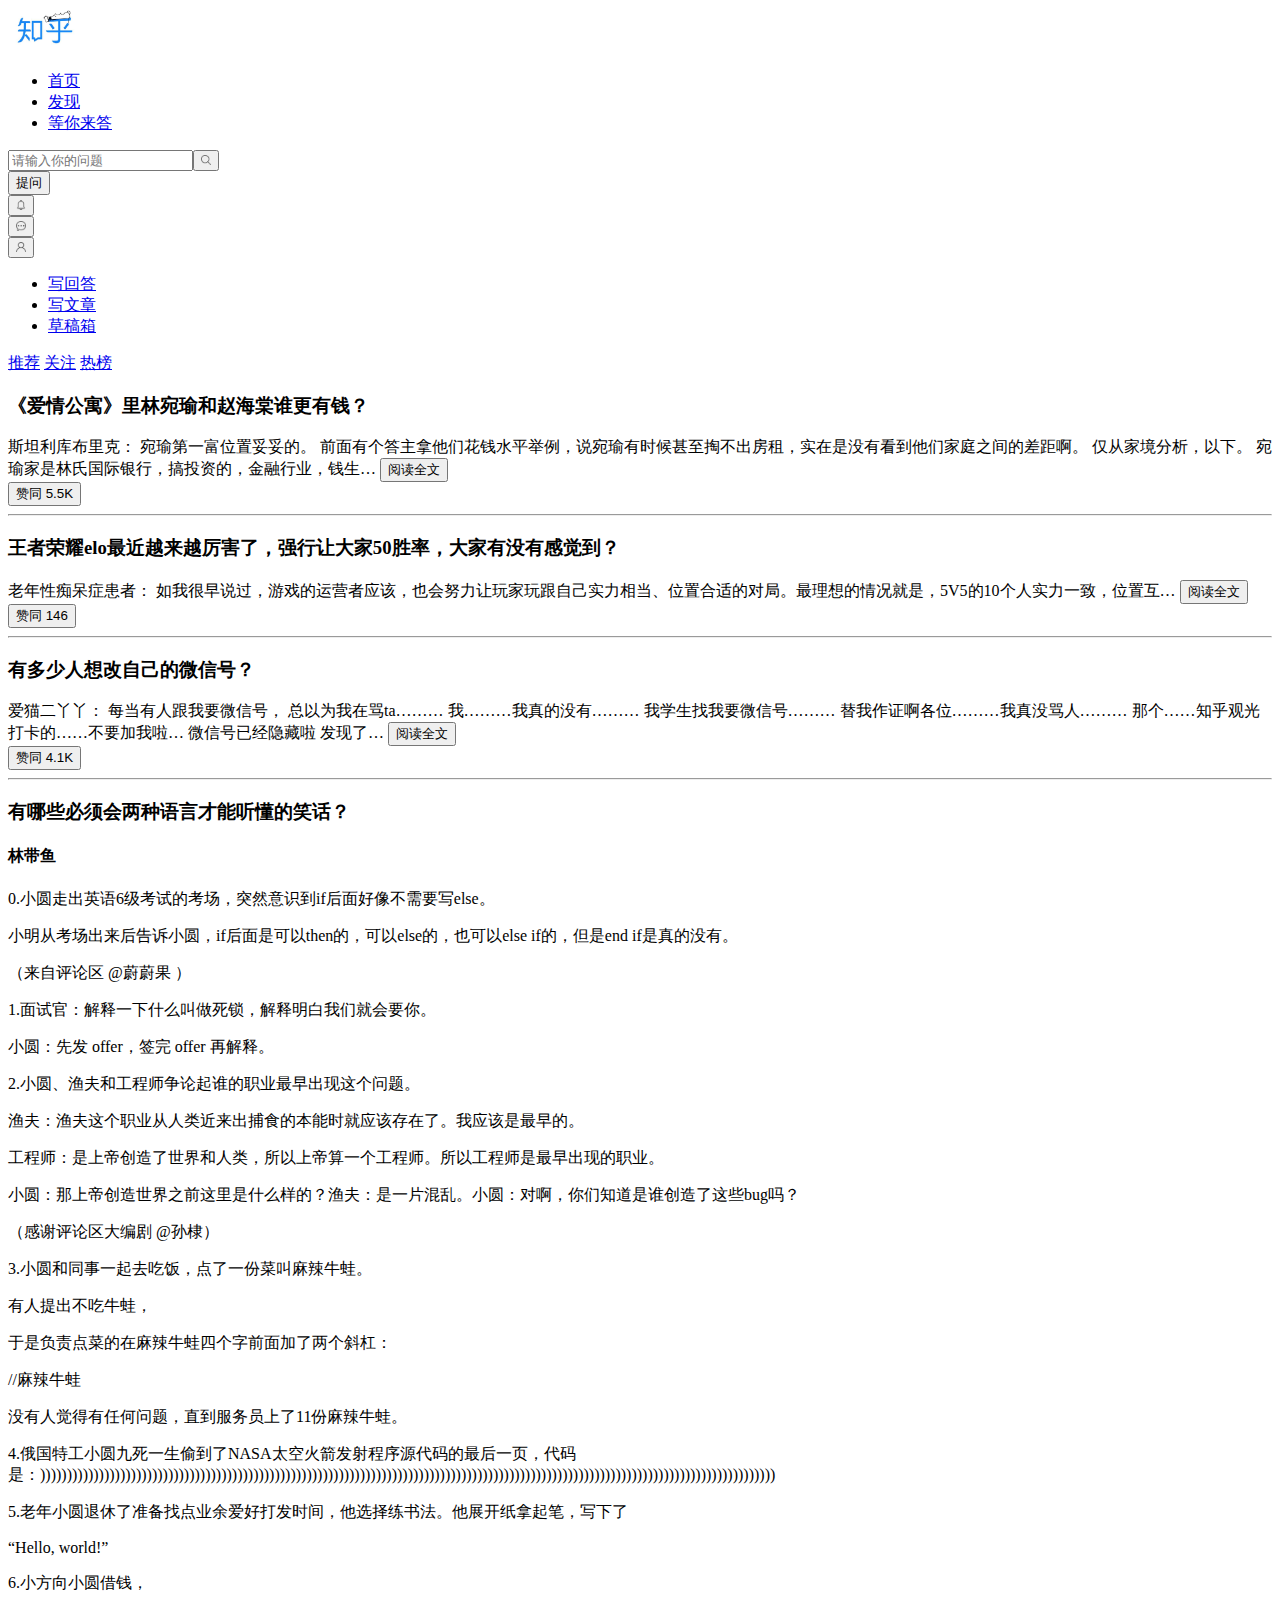
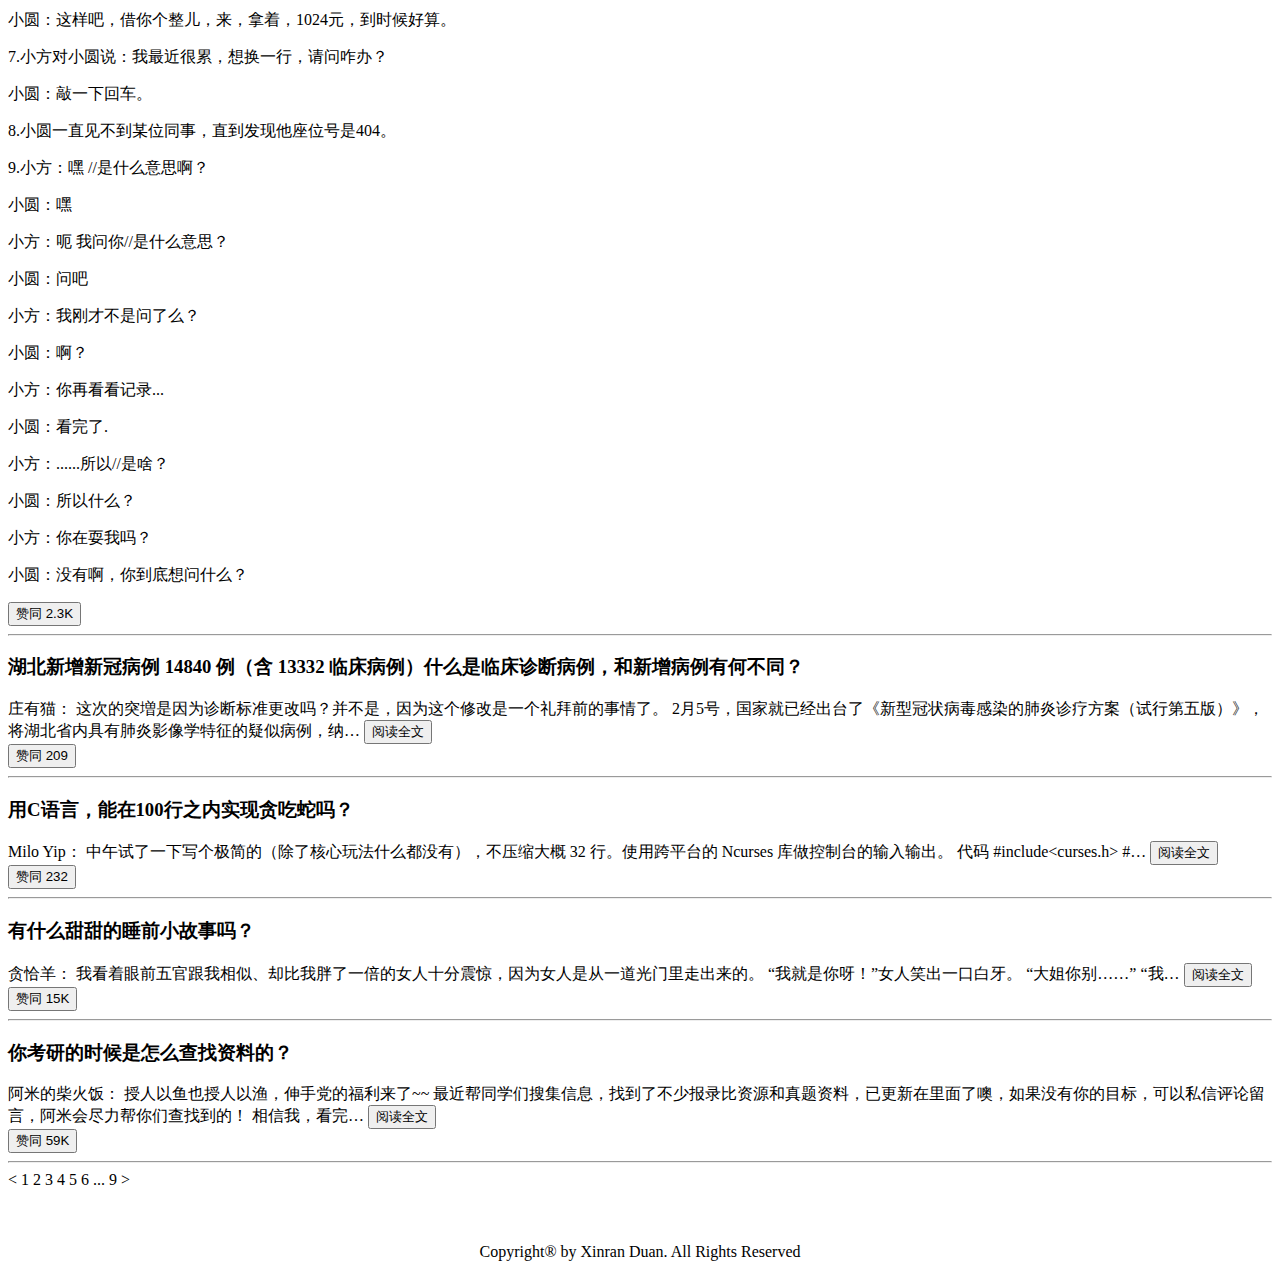
<file: lab1/index.html>
<!DOCTYPE html>
<html lang="zh">
<head>
    <meta charset="UTF-8">
    <title>知乎</title>
</head>
<body>
<div id="root">
    <div>
        <div class="banner">
            <header>
                <nav>
                    <a href="https://www.zhihu.com/">
                        <img src="./images/zhihu_logo.jpeg" alt="zhihu_logo" width="70" height="43">
                    </a>
                    <div class="HeaderTabs">
                        <ul>
                            <li><a href="https://www.zhihu.com/">首页</a></li>
                            <li><a href="https://www.zhihu.com/">发现</a></li>
                            <li><a href="https://www.zhihu.com/">等你来答</a></li>
                        </ul>
                    </div>
                    <div class="SearchBar">
                        <form>
                            <input type=“text" maxlength="100" autocomplete="off" placeholder="请输入你的问题"><button type="button">
                                <img src="./images/search.png" alt="search_button" width="10" height="10"></button>
                        </form>
                        <button type="button">提问</button>
                    </div>

                    <div class="UserInfo">
                        <div class="notifications">
                            <button type="button"><img src="./images/notification.png" alt="notification_button" width="10" height="10"></button>
                        </div>
                        <div class="messages">
                            <button type="button"><img src="./images/message.png" alt="message_button" width="10" height="10"></button>
                        </div>
                        <div class="user">
                            <button type="button"><img src="./images/user.png" alt="user_button" width="10" height="10"></button>
                        </div>
                    </div>
                </nav>
            </header>
        </div>
        
        <main>
        <section>
            <div class="TopStory">
                <div class="TopStory-aside">
                    <aside>
                        <div class="UserOperation">
                            <ul>
                                <li><a href="https://www.zhihu.com/creator/featured-question/knowledge-plan">写回答</a></li>
                                <li><a href="https://zhuanlan.zhihu.com/write">写文章</a></li>
                                <li><a href="https://www.zhihu.com/draft?type=answer">草稿箱</a></li>
                            </ul>
                        </div>
                    </aside>
                </div>
            
                <div class="TopStory-mainColumn">
                    <div class="TopStory-mainColumnCards">
                        <div class="TopStory-recommends">
                            <nav>
                                <a href="https://www.zhihu.com/">推荐</a>
                                <a href="https://www.zhihu.com/">关注</a>
                                <a href="https://www.zhihu.com/">热榜</a>
                            </nav>
                        </div>

                        <div class="TopStory-content">
                            <div class="TopStory-List">
                                <div class="TopStoryItem" >
                                    <h3 class="ContentItem-title">《爱情公寓》里林宛瑜和赵海棠谁更有钱？</h3>
                                    <div class="ContentItem-content-is-collapsed">
                                        <div class="InnerContent-inner">
                                            <span>
                                                斯坦利库布里克： 宛瑜第一富位置妥妥的。 前面有个答主拿他们花钱水平举例，说宛瑜有时候甚至掏不出房租，实在是没有看到他们家庭之间的差距啊。 仅从家境分析，以下。 宛瑜家是林氏国际银行，搞投资的，金融行业，钱生…
                                                <button type="button">阅读全文</button>
                                            </span>
                                        </div>
                                    </div>
                                    <div class="ContentItem-action">
                                        <button type="button">​赞同 5.5K</button>
                                    </div>
                                </div>
                                <hr>
                                <div class="TopStoryItem" >
                                    <h3 class="ContentItem-title">王者荣耀elo最近越来越厉害了，强行让大家50胜率，大家有没有感觉到？</h3>
                                    <div class="ContentItem-content-is-collapsed">
                                        <div class="InnerContent-inner">
                                            <span>
                                                老年性痴呆症患者： 如我很早说过，游戏的运营者应该，也会努力让玩家玩跟自己实力相当、位置合适的对局。最理想的情况就是，5V5的10个人实力一致，位置互…
                                                <button type="button">阅读全文</button>
                                            </span>
                                        </div>
                                    </div>
                                    <div class="ContentItem-action">
                                        <button type="button">​​赞同 146​</button>
                                    </div>
                                </div>
                                <hr>                               
                                <div class="TopStoryItem" >
                                    <h3 class="ContentItem-title">有多少人想改自己的微信号？</h3>
                                    <div class="ContentItem-content-is-collapsed">
                                        <div class="InnerContent-inner">
                                            <span>
                                                爱猫二丫丫： 每当有人跟我要微信号， 总以为我在骂ta……… 我………我真的没有……… 我学生找我要微信号……… 替我作证啊各位………我真没骂人……… 那个……知乎观光打卡的……不要加我啦… 微信号已经隐藏啦 发现了…
                                                <button type="button">阅读全文</button>
                                            </span>
                                        </div>
                                    </div>
                                    <div class="ContentItem-action">
                                        <button type="button">​​赞同 4.1K​</button>
                                    </div>
                                </div>
                                <hr>
                                <div class="TopStoryItem" >
                                    <h3 class="ContentItem-title">有哪些必须会两种语言才能听懂的笑话？</h3>
                                    <div class="ContentItem-meta">
                                        <div class="AuthorInfo">
                                            <div class="AuthorInfo-content">
                                                <div class="AuthorInfo-head">
                                                    <h4>林带鱼</h4>
                                                </div>
                                            </div>
                                        </div>
                                    </div>
                                    <div class="ContentItem-content">
                                        <div class="InnerContent-inner">
                                            <span>
                                                <p>0.小圆走出英语6级考试的考场，突然意识到if后面好像不需要写else。</p>
                                                <p>小明从考场出来后告诉小圆，if后面是可以then的，可以else的，也可以else if的，但是end if是真的没有。</p>
                                                <p>（来自评论区 @蔚蔚果 ）</p>
                                                <p>1.面试官：解释一下什么叫做死锁，解释明白我们就会要你。</p>
                                                <p>小圆：先发 offer，签完 offer 再解释。</p>
                                                <p>2.小圆、渔夫和工程师争论起谁的职业最早出现这个问题。</p>    
                                                <p>渔夫：渔夫这个职业从人类近来出捕食的本能时就应该存在了。我应该是最早的。</p>   
                                                <p>工程师：是上帝创造了世界和人类，所以上帝算一个工程师。所以工程师是最早出现的职业。</p>    
                                                <p>小圆：那上帝创造世界之前这里是什么样的？渔夫：是一片混乱。小圆：对啊，你们知道是谁创造了这些bug吗？</p>    
                                                <p>（感谢评论区大编剧 @孙棣）</p>
                                                <p>3.小圆和同事一起去吃饭，点了一份菜叫麻辣牛蛙。</p>
                                                <p>有人提出不吃牛蛙，</p>    
                                                <p>于是负责点菜的在麻辣牛蛙四个字前面加了两个斜杠：</p>    
                                                <p>//麻辣牛蛙</p>    
                                                <p>没有人觉得有任何问题，直到服务员上了11份麻辣牛蛙。</p>    
                                                <p>4.俄国特工小圆九死一生偷到了NASA太空火箭发射程序源代码的最后一页，代码是：))))))))))))))))))))))))))))))))))))))))))))))))))))))))))))))))))))))))))))))))))))))))))))))))))))))))))))))))))))))))))))))))))))))))))
                                                </p>
                                                <p>5.老年小圆退休了准备找点业余爱好打发时间，他选择练书法。他展开纸拿起笔，写下了</p>    
                                                <p>“Hello, world!”</p>
                                                <p>6.小方向小圆借钱，</p>
                                                <p>小圆：这样吧，借你个整儿，来，拿着，1024元，到时候好算。</p>
                                                <p>7.小方对小圆说：我最近很累，想换一行，请问咋办？</p>
                                                <p>小圆：敲一下回车。</p>
                                                <p>8.小圆一直见不到某位同事，直到发现他座位号是404。</p>
                                                <p>9.小方：嘿 //是什么意思啊？</p>
                                                <p>小圆：嘿</p>
                                                <p>小方：呃 我问你//是什么意思？</p>
                                                <p>小圆：问吧</p>
                                                <p>小方：我刚才不是问了么？</p>
                                                <p>小圆：啊？</p>
                                                <p>小方：你再看看记录...</p>
                                                <p>小圆：看完了.</p>
                                                <p>小方：......所以//是啥？</p>
                                                <p>小圆：所以什么？</p>
                                                <p>小方：你在耍我吗？</p>
                                                <p>小圆：没有啊，你到底想问什么？</p>
                                            </span>
                                        </div>
                                    </div>
                                    <div class="ContentItem-action">
                                        <button type="button">​​赞同 2.3K​</button>
                                    </div>
                                </div>
                                <hr>
                                <div class="TopStoryItem" >
                                    <h3 class="ContentItem-title">湖北新增新冠病例 14840 例（含 13332 临床病例）什么是临床诊断病例，和新增病例有何不同？</h3>
                                    <div class="ContentItem-content-is-collapsed">
                                        <div class="InnerContent-inner">
                                            <span>
                                                庄有猫： 这次的突増是因为诊断标准更改吗？并不是，因为这个修改是一个礼拜前的事情了。 2月5号，国家就已经出台了《新型冠状病毒感染的肺炎诊疗方案（试行第五版）》，将湖北省内具有肺炎影像学特征的疑似病例，纳…
                                                <button type="button">阅读全文</button>
                                            </span>
                                        </div>
                                    </div>
                                    <div class="ContentItem-action">
                                        <button type="button">​​​赞同 209​</button>
                                    </div>
                                </div>
                                <hr>
                                <div class="TopStoryItem" >
                                    <h3 class="ContentItem-title">用C语言，能在100行之内实现贪吃蛇吗？</h3>
                                    <div class="ContentItem-content-is-collapsed">
                                        <div class="InnerContent-inner">
                                            <span>
                                                Milo Yip： 中午试了一下写个极简的（除了核心玩法什么都没有），不压缩大概 32 行。使用跨平台的 Ncurses 库做控制台的输入输出。 代码 #include&ltcurses.h&gt #…
                                                <button type="button">阅读全文</button>
                                            </span>
                                        </div>
                                    </div>
                                    <div class="ContentItem-action">
                                        <button type="button">​​​​赞同 232</button>
                                    </div>
                                </div>
                                <hr>
                                <div class="TopStoryItem" >
                                    <h3 class="ContentItem-title">有什么甜甜的睡前小故事吗？</h3>
                                    <div class="ContentItem-content-is-collapsed">
                                        <div class="InnerContent-inner">
                                            <span>
                                                贪恰羊： 我看着眼前五官跟我相似、却比我胖了一倍的女人十分震惊，因为女人是从一道光门里走出来的。 “我就是你呀！”女人笑出一口白牙。 “大姐你别……” “我…
                                                <button type="button">阅读全文</button>
                                            </span>
                                        </div>
                                    </div>
                                    <div class="ContentItem-action">
                                        <button type="button">​赞同 15K</button>
                                    </div>
                                </div>
                                <hr>
                                <div class="TopStoryItem" >
                                    <h3 class="ContentItem-title">你考研的时候是怎么查找资料的？</h3>
                                    <div class="ContentItem-content-is-collapsed">
                                        <div class="InnerContent-inner">
                                            <span>
                                                阿米的柴火饭： 授人以鱼也授人以渔，伸手党的福利来了~~ 最近帮同学们搜集信息，找到了不少报录比资源和真题资料，已更新在里面了噢，如果没有你的目标，可以私信评论留言，阿米会尽力帮你们查找到的！ 相信我，看完…
                                                <button type="button">阅读全文</button>
                                            </span>
                                        </div>
                                    </div>
                                    <div class="ContentItem-action">
                                        <button type="button">​赞同 59K</button>
                                    </div>
                                </div>
                                <hr>                                 
                            </div>
                        </div>               
                    </div>
                    < <span>1</span> 2 3 4 5 6 ... 9 >
                </div>
            </div>
        </section>
        </main>

        <br>
        <br>
        <br>
        
        <footer style="text-align: center">Copyright® by Xinran Duan. All Rights Reserved</footer>
    </div>
</div>
</body>
</html>
</file>
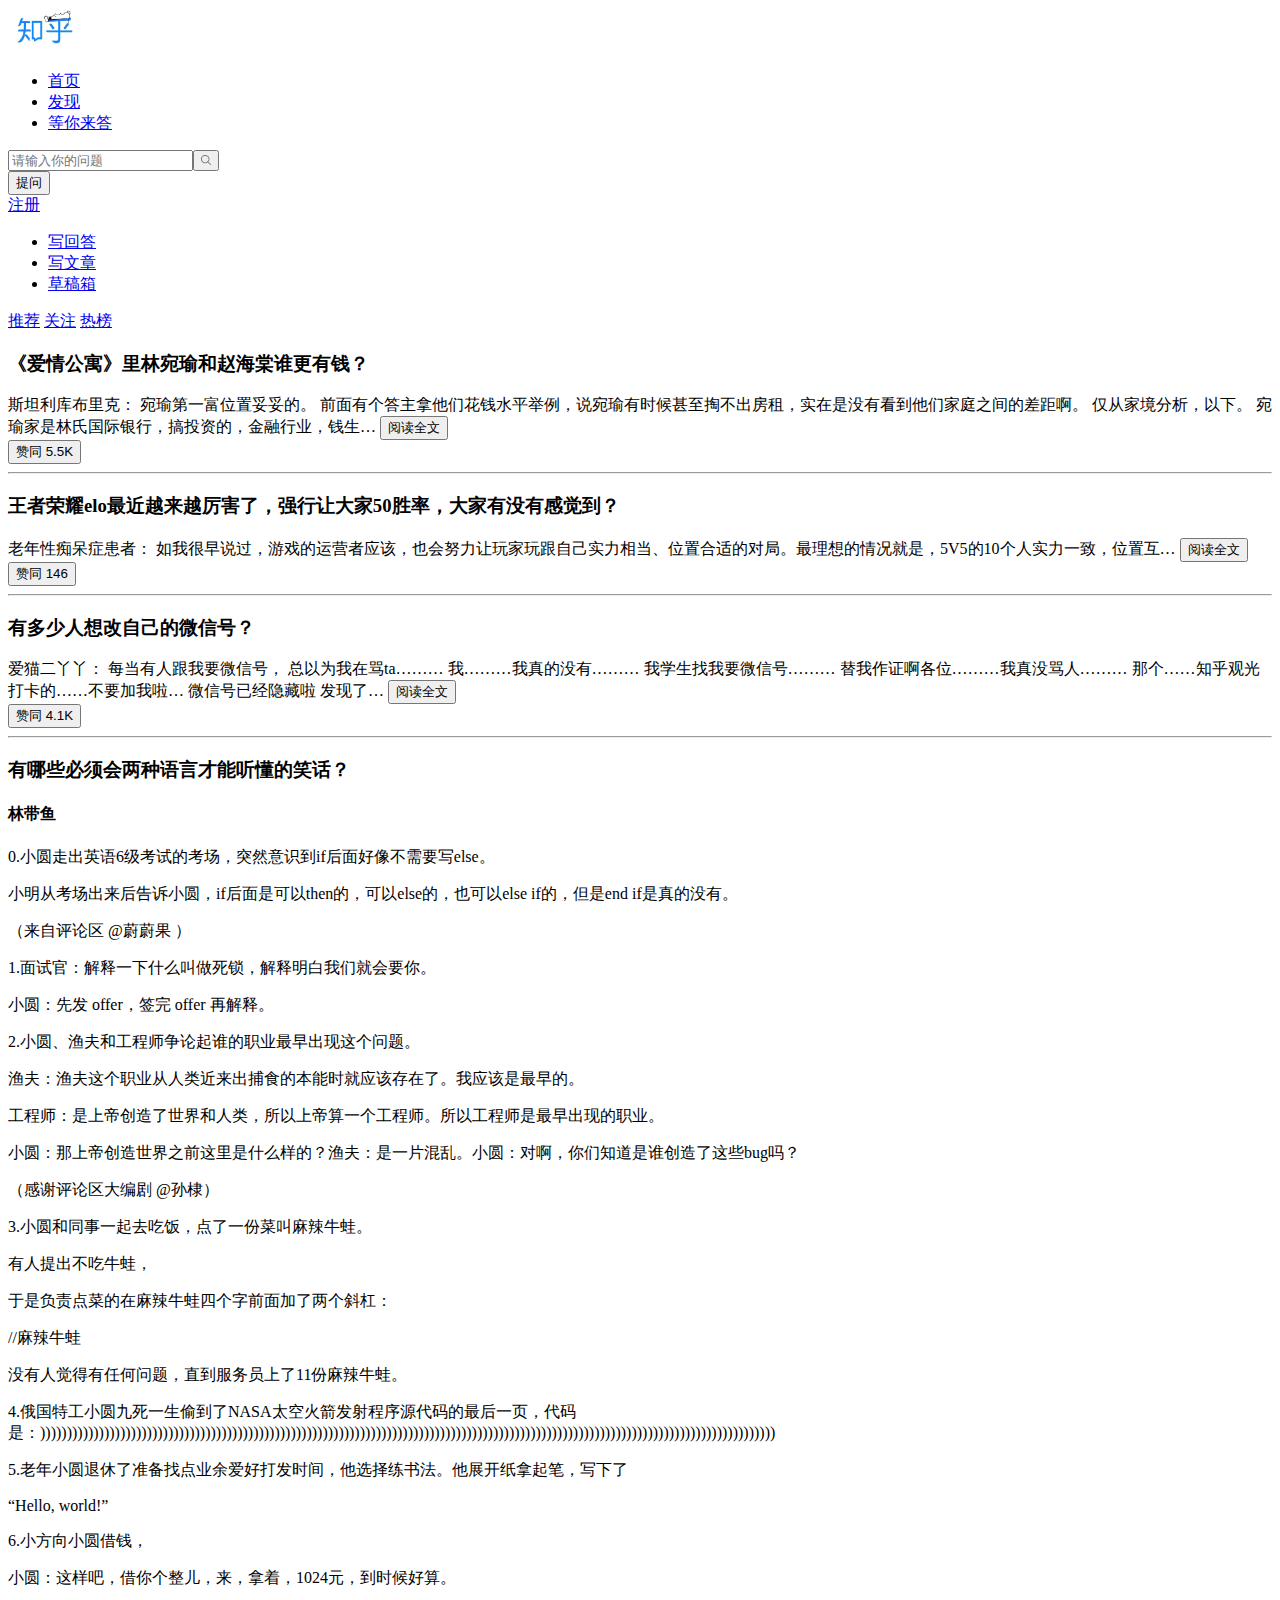
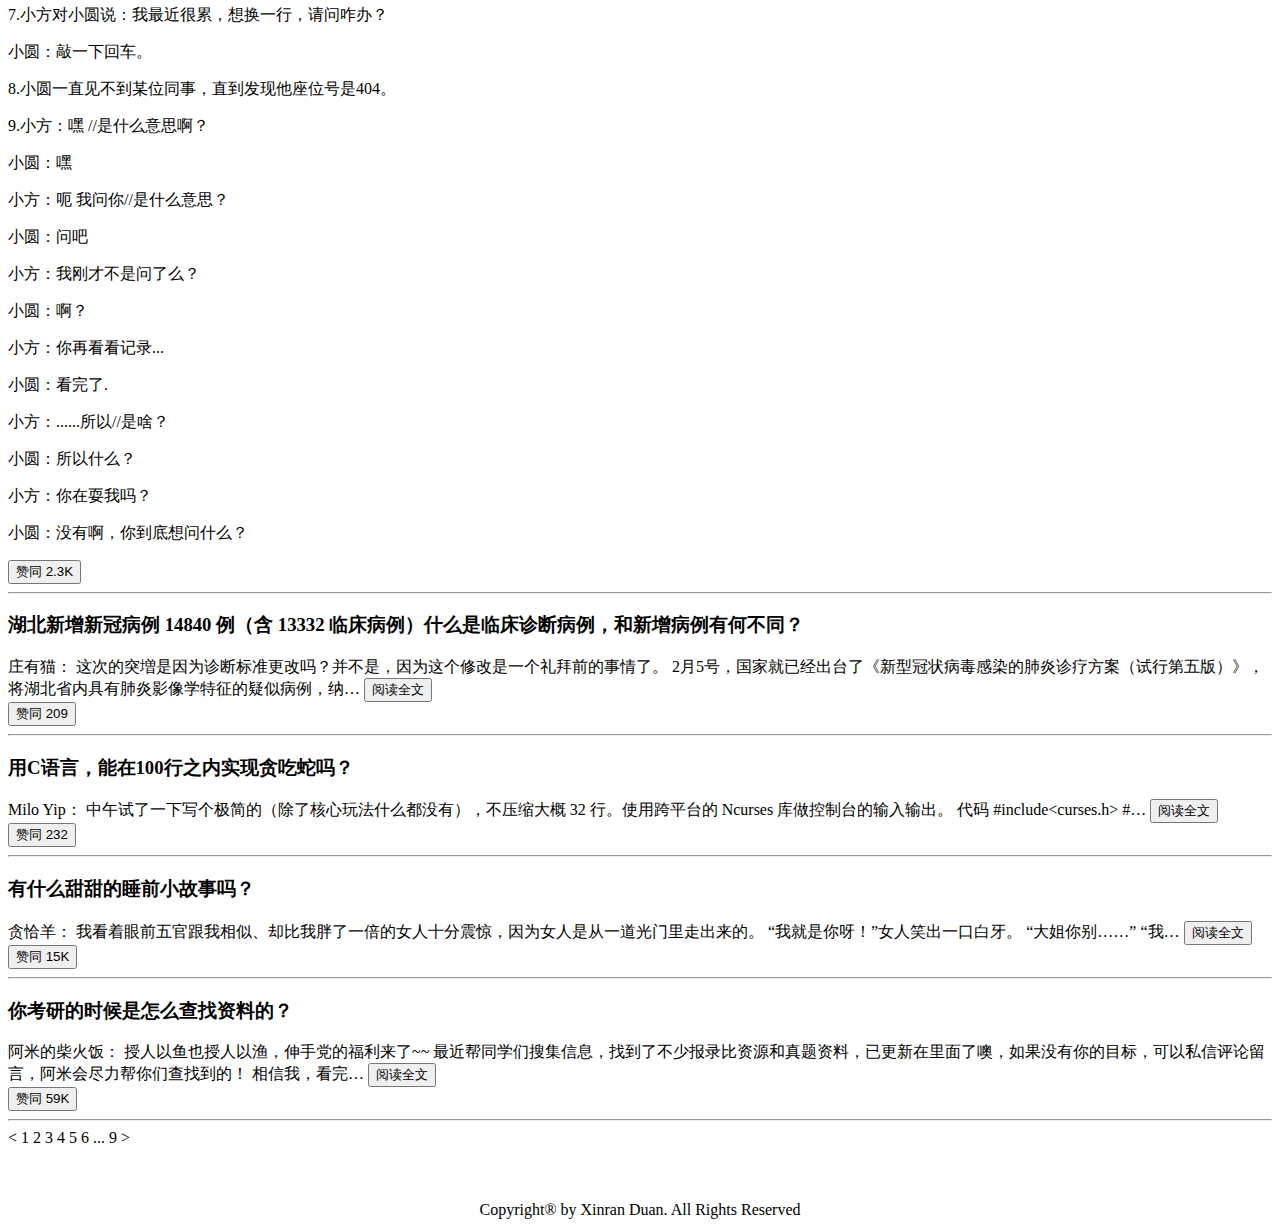
<file: lab2/index.html>
<!DOCTYPE html>
<html lang="zh">
<head>
    <meta charset="UTF-8">
    <title>知乎</title>
</head>
<body>
<div id="root">
    <div>
        <div class="banner">
            <header>
                <nav>
                    <a href="https://www.zhihu.com/">
                        <img src="./images/zhihu_logo.jpeg" alt="zhihu_logo" width="70" height="43">
                    </a>
                    <div class="HeaderTabs">
                        <ul>
                            <li><a href="https://www.zhihu.com/">首页</a></li>
                            <li><a href="https://www.zhihu.com/">发现</a></li>
                            <li><a href="https://www.zhihu.com/">等你来答</a></li>
                        </ul>
                    </div>
                    <div class="SearchBar">
                        <form>
                            <input type=“text" maxlength="100" autocomplete="off" placeholder="请输入你的问题"><button type="button">
                                <img src="./images/search.png" alt="search_button" width="10" height="10"></button>
                        </form>
                        <button type="button">提问</button>
                    </div>

                    <div class="UserInfo">
                        <div class="user">
                            <a href="register.html">注册</a>
                        </div>
                    </div>
                </nav>
            </header>
        </div>
        
        <main>
        <section>
            <div class="TopStory">
                <div class="TopStory-aside">
                    <aside>
                        <div class="UserOperation">
                            <ul>
                                <li><a href="https://www.zhihu.com/creator/featured-question/knowledge-plan">写回答</a></li>
                                <li><a href="https://zhuanlan.zhihu.com/write">写文章</a></li>
                                <li><a href="https://www.zhihu.com/draft?type=answer">草稿箱</a></li>
                            </ul>
                        </div>
                    </aside>
                </div>
            
                <div class="TopStory-mainColumn">
                    <div class="TopStory-mainColumnCards">
                        <div class="TopStory-recommends">
                            <nav>
                                <a href="https://www.zhihu.com/">推荐</a>
                                <a href="https://www.zhihu.com/">关注</a>
                                <a href="https://www.zhihu.com/">热榜</a>
                            </nav>
                        </div>

                        <div class="TopStory-content">
                            <div class="TopStory-List">
                                <div class="TopStoryItem" >
                                    <h3 class="ContentItem-title">《爱情公寓》里林宛瑜和赵海棠谁更有钱？</h3>
                                    <div class="ContentItem-content-is-collapsed">
                                        <div class="InnerContent-inner">
                                            <span>
                                                斯坦利库布里克： 宛瑜第一富位置妥妥的。 前面有个答主拿他们花钱水平举例，说宛瑜有时候甚至掏不出房租，实在是没有看到他们家庭之间的差距啊。 仅从家境分析，以下。 宛瑜家是林氏国际银行，搞投资的，金融行业，钱生…
                                                <button type="button">阅读全文</button>
                                            </span>
                                        </div>
                                    </div>
                                    <div class="ContentItem-action">
                                        <button type="button">​赞同 5.5K</button>
                                    </div>
                                </div>
                                <hr>
                                <div class="TopStoryItem" >
                                    <h3 class="ContentItem-title">王者荣耀elo最近越来越厉害了，强行让大家50胜率，大家有没有感觉到？</h3>
                                    <div class="ContentItem-content-is-collapsed">
                                        <div class="InnerContent-inner">
                                            <span>
                                                老年性痴呆症患者： 如我很早说过，游戏的运营者应该，也会努力让玩家玩跟自己实力相当、位置合适的对局。最理想的情况就是，5V5的10个人实力一致，位置互…
                                                <button type="button">阅读全文</button>
                                            </span>
                                        </div>
                                    </div>
                                    <div class="ContentItem-action">
                                        <button type="button">​​赞同 146​</button>
                                    </div>
                                </div>
                                <hr>                               
                                <div class="TopStoryItem" >
                                    <h3 class="ContentItem-title">有多少人想改自己的微信号？</h3>
                                    <div class="ContentItem-content-is-collapsed">
                                        <div class="InnerContent-inner">
                                            <span>
                                                爱猫二丫丫： 每当有人跟我要微信号， 总以为我在骂ta……… 我………我真的没有……… 我学生找我要微信号……… 替我作证啊各位………我真没骂人……… 那个……知乎观光打卡的……不要加我啦… 微信号已经隐藏啦 发现了…
                                                <button type="button">阅读全文</button>
                                            </span>
                                        </div>
                                    </div>
                                    <div class="ContentItem-action">
                                        <button type="button">​​赞同 4.1K​</button>
                                    </div>
                                </div>
                                <hr>
                                <div class="TopStoryItem" >
                                    <h3 class="ContentItem-title">有哪些必须会两种语言才能听懂的笑话？</h3>
                                    <div class="ContentItem-meta">
                                        <div class="AuthorInfo">
                                            <div class="AuthorInfo-content">
                                                <div class="AuthorInfo-head">
                                                    <h4>林带鱼</h4>
                                                </div>
                                            </div>
                                        </div>
                                    </div>
                                    <div class="ContentItem-content">
                                        <div class="InnerContent-inner">
                                            <span>
                                                <p>0.小圆走出英语6级考试的考场，突然意识到if后面好像不需要写else。</p>
                                                <p>小明从考场出来后告诉小圆，if后面是可以then的，可以else的，也可以else if的，但是end if是真的没有。</p>
                                                <p>（来自评论区 @蔚蔚果 ）</p>
                                                <p>1.面试官：解释一下什么叫做死锁，解释明白我们就会要你。</p>
                                                <p>小圆：先发 offer，签完 offer 再解释。</p>
                                                <p>2.小圆、渔夫和工程师争论起谁的职业最早出现这个问题。</p>    
                                                <p>渔夫：渔夫这个职业从人类近来出捕食的本能时就应该存在了。我应该是最早的。</p>   
                                                <p>工程师：是上帝创造了世界和人类，所以上帝算一个工程师。所以工程师是最早出现的职业。</p>    
                                                <p>小圆：那上帝创造世界之前这里是什么样的？渔夫：是一片混乱。小圆：对啊，你们知道是谁创造了这些bug吗？</p>    
                                                <p>（感谢评论区大编剧 @孙棣）</p>
                                                <p>3.小圆和同事一起去吃饭，点了一份菜叫麻辣牛蛙。</p>
                                                <p>有人提出不吃牛蛙，</p>    
                                                <p>于是负责点菜的在麻辣牛蛙四个字前面加了两个斜杠：</p>    
                                                <p>//麻辣牛蛙</p>    
                                                <p>没有人觉得有任何问题，直到服务员上了11份麻辣牛蛙。</p>    
                                                <p>4.俄国特工小圆九死一生偷到了NASA太空火箭发射程序源代码的最后一页，代码是：))))))))))))))))))))))))))))))))))))))))))))))))))))))))))))))))))))))))))))))))))))))))))))))))))))))))))))))))))))))))))))))))))))))))))
                                                </p>
                                                <p>5.老年小圆退休了准备找点业余爱好打发时间，他选择练书法。他展开纸拿起笔，写下了</p>    
                                                <p>“Hello, world!”</p>
                                                <p>6.小方向小圆借钱，</p>
                                                <p>小圆：这样吧，借你个整儿，来，拿着，1024元，到时候好算。</p>
                                                <p>7.小方对小圆说：我最近很累，想换一行，请问咋办？</p>
                                                <p>小圆：敲一下回车。</p>
                                                <p>8.小圆一直见不到某位同事，直到发现他座位号是404。</p>
                                                <p>9.小方：嘿 //是什么意思啊？</p>
                                                <p>小圆：嘿</p>
                                                <p>小方：呃 我问你//是什么意思？</p>
                                                <p>小圆：问吧</p>
                                                <p>小方：我刚才不是问了么？</p>
                                                <p>小圆：啊？</p>
                                                <p>小方：你再看看记录...</p>
                                                <p>小圆：看完了.</p>
                                                <p>小方：......所以//是啥？</p>
                                                <p>小圆：所以什么？</p>
                                                <p>小方：你在耍我吗？</p>
                                                <p>小圆：没有啊，你到底想问什么？</p>
                                            </span>
                                        </div>
                                    </div>
                                    <div class="ContentItem-action">
                                        <button type="button">​​赞同 2.3K​</button>
                                    </div>
                                </div>
                                <hr>
                                <div class="TopStoryItem" >
                                    <h3 class="ContentItem-title">湖北新增新冠病例 14840 例（含 13332 临床病例）什么是临床诊断病例，和新增病例有何不同？</h3>
                                    <div class="ContentItem-content-is-collapsed">
                                        <div class="InnerContent-inner">
                                            <span>
                                                庄有猫： 这次的突増是因为诊断标准更改吗？并不是，因为这个修改是一个礼拜前的事情了。 2月5号，国家就已经出台了《新型冠状病毒感染的肺炎诊疗方案（试行第五版）》，将湖北省内具有肺炎影像学特征的疑似病例，纳…
                                                <button type="button">阅读全文</button>
                                            </span>
                                        </div>
                                    </div>
                                    <div class="ContentItem-action">
                                        <button type="button">​​​赞同 209​</button>
                                    </div>
                                </div>
                                <hr>
                                <div class="TopStoryItem" >
                                    <h3 class="ContentItem-title">用C语言，能在100行之内实现贪吃蛇吗？</h3>
                                    <div class="ContentItem-content-is-collapsed">
                                        <div class="InnerContent-inner">
                                            <span>
                                                Milo Yip： 中午试了一下写个极简的（除了核心玩法什么都没有），不压缩大概 32 行。使用跨平台的 Ncurses 库做控制台的输入输出。 代码 #include&ltcurses.h&gt #…
                                                <button type="button">阅读全文</button>
                                            </span>
                                        </div>
                                    </div>
                                    <div class="ContentItem-action">
                                        <button type="button">​​​​赞同 232</button>
                                    </div>
                                </div>
                                <hr>
                                <div class="TopStoryItem" >
                                    <h3 class="ContentItem-title">有什么甜甜的睡前小故事吗？</h3>
                                    <div class="ContentItem-content-is-collapsed">
                                        <div class="InnerContent-inner">
                                            <span>
                                                贪恰羊： 我看着眼前五官跟我相似、却比我胖了一倍的女人十分震惊，因为女人是从一道光门里走出来的。 “我就是你呀！”女人笑出一口白牙。 “大姐你别……” “我…
                                                <button type="button">阅读全文</button>
                                            </span>
                                        </div>
                                    </div>
                                    <div class="ContentItem-action">
                                        <button type="button">​赞同 15K</button>
                                    </div>
                                </div>
                                <hr>
                                <div class="TopStoryItem" >
                                    <h3 class="ContentItem-title">你考研的时候是怎么查找资料的？</h3>
                                    <div class="ContentItem-content-is-collapsed">
                                        <div class="InnerContent-inner">
                                            <span>
                                                阿米的柴火饭： 授人以鱼也授人以渔，伸手党的福利来了~~ 最近帮同学们搜集信息，找到了不少报录比资源和真题资料，已更新在里面了噢，如果没有你的目标，可以私信评论留言，阿米会尽力帮你们查找到的！ 相信我，看完…
                                                <button type="button">阅读全文</button>
                                            </span>
                                        </div>
                                    </div>
                                    <div class="ContentItem-action">
                                        <button type="button">​赞同 59K</button>
                                    </div>
                                </div>
                                <hr>                                 
                            </div>
                        </div>               
                    </div>
                    < <span>1</span> 2 3 4 5 6 ... 9 >
                </div>
            </div>
        </section>
        </main>

        <br>
        <br>
        <br>
        
        <footer style="text-align: center">Copyright® by Xinran Duan. All Rights Reserved</footer>
    </div>
</div>
</body>
</html>
</file>
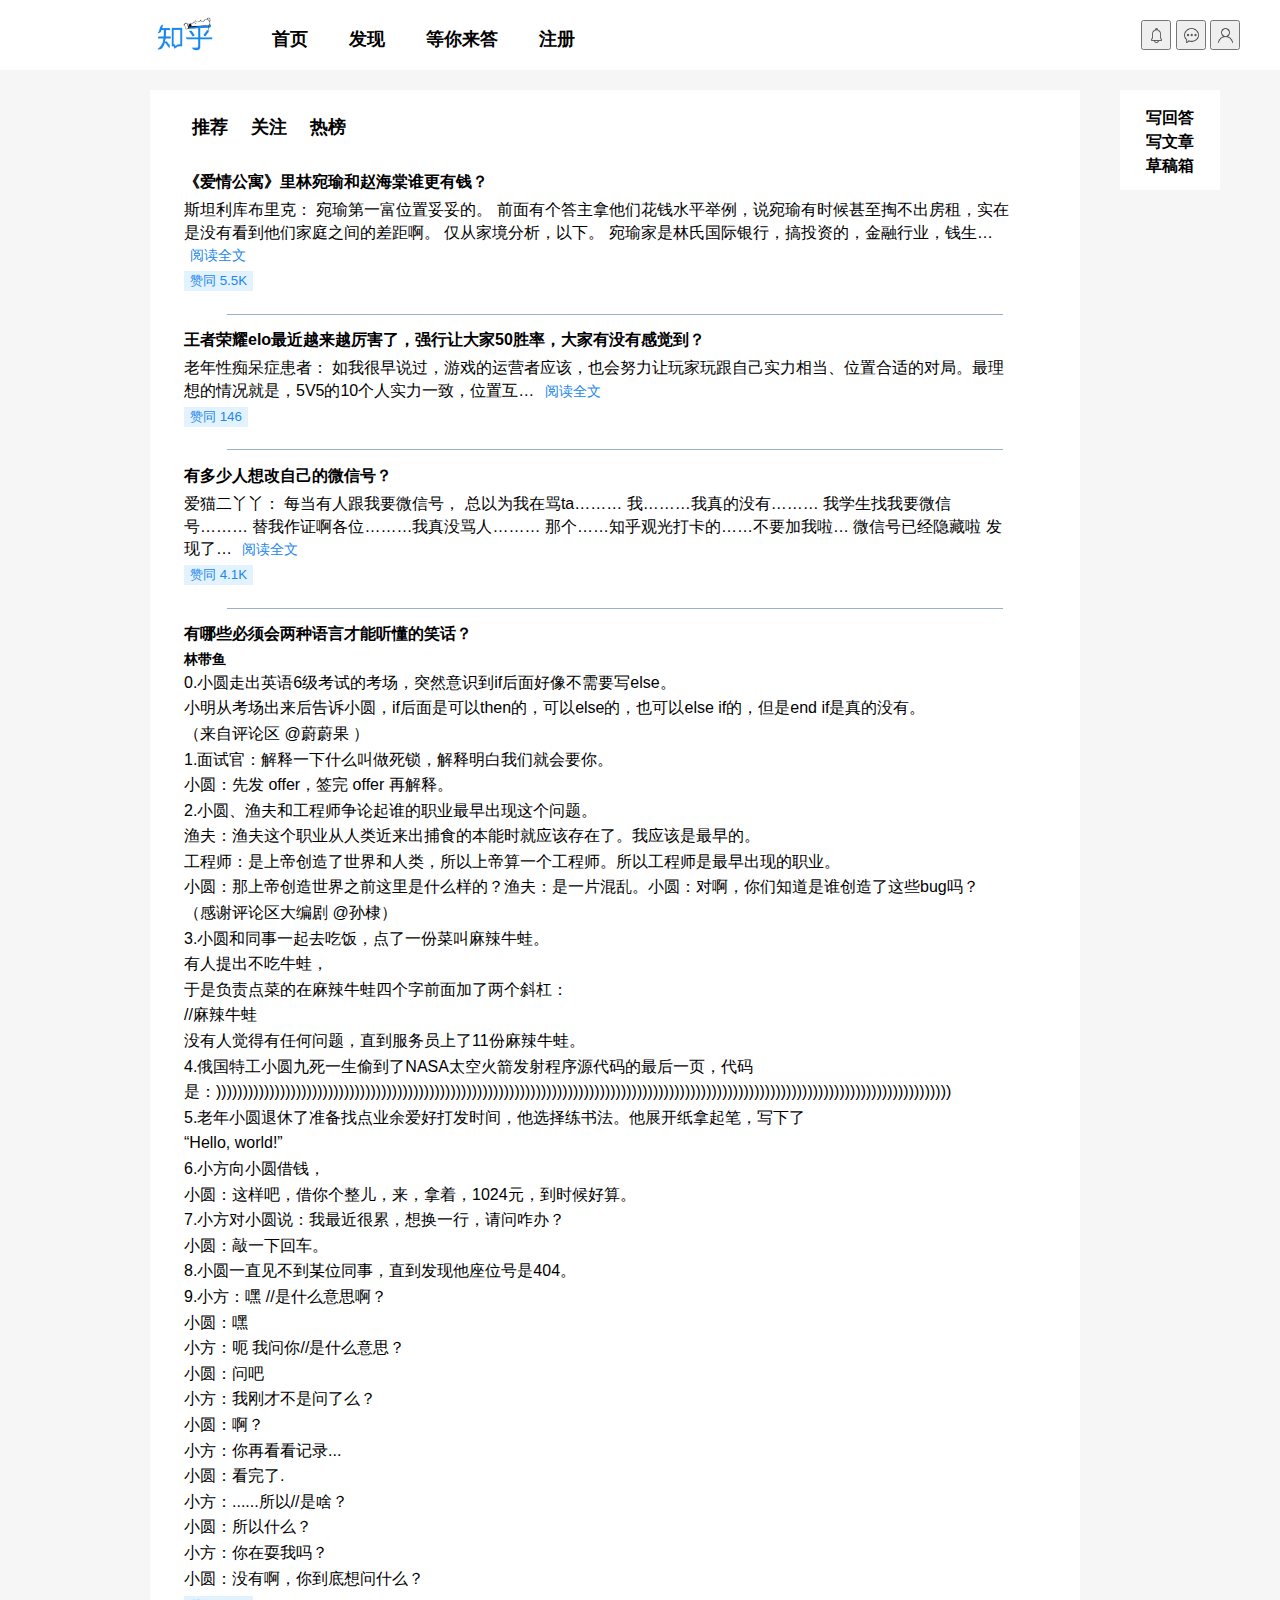
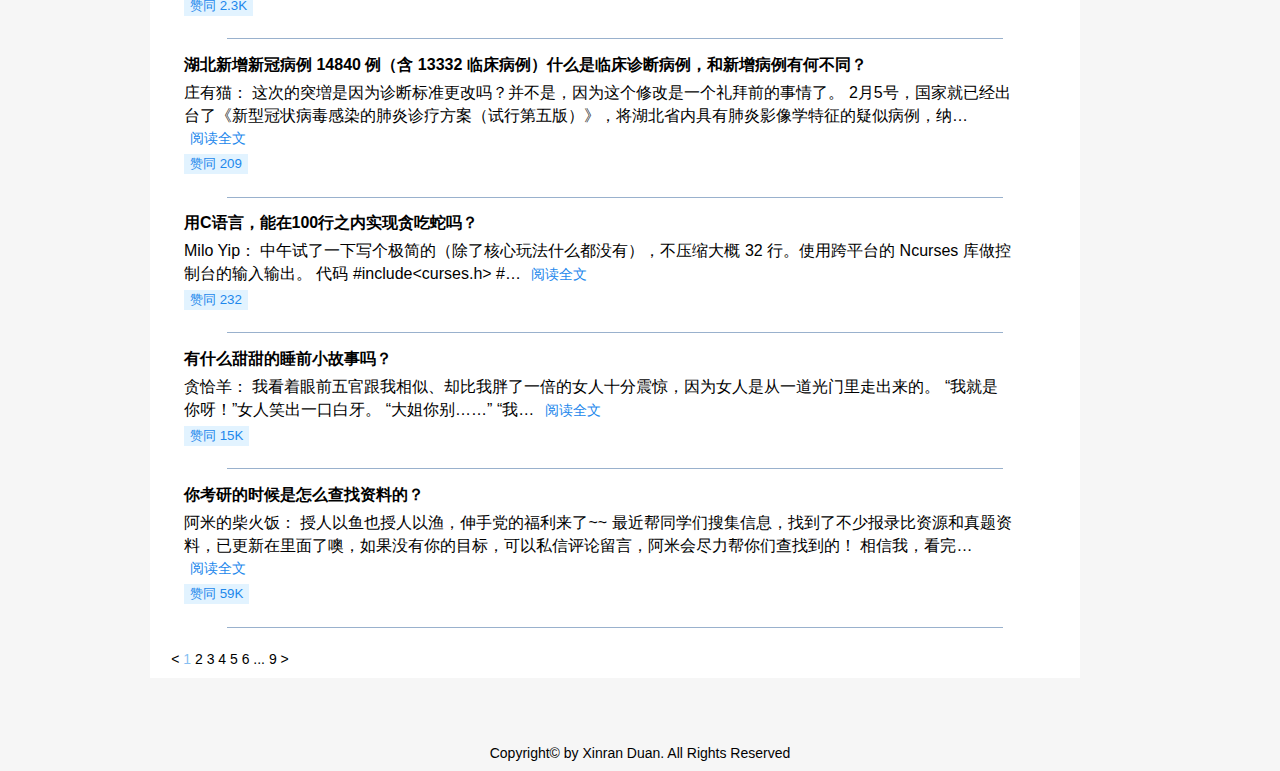
<file: lab3/index.html>
<!DOCTYPE html>
<html lang="zh">
<head>
    <meta charset="UTF-8">
    <title>知乎</title>
    <link href="./css/reset.css" rel="stylesheet" type="text/css">
    <link href="./css/index.css" rel="stylesheet" type="text/css">
</head>
<body>
    <header>
        <nav>
            <div class="logo">
                <a href="https://www.zhihu.com/">
                    <img src="./images/zhihu_logo.jpeg" alt="zhihu_logo" width="70" height="43">
                </a>
            </div>
            <div class="HeaderTabs">
                <ul>
                    <li><a href="https://www.zhihu.com/">首页</a></li>
                    <li><a href="https://www.zhihu.com/">发现</a></li>
                    <li><a href="https://www.zhihu.com/">等你来答</a></li>
                    <li><a href="register.html">注册</a></li>
                </ul>
            </div>
        </nav>

        <div class="UserInfo">
            <button type="button"><img src="./images/notification.png" alt="notification_button"></button>
            <button type="button"><img src="./images/message.png" alt="message_button"></button>
            <button type="button"><img src="./images/user.png" alt="user_button"></button>
        </div>
    </header>
        
    <section>
        <aside>
            <div class="UserOperation">
                <ul>
                    <li><a href="https://www.zhihu.com/creator/featured-question/knowledge-plan">写回答</a></li>
                    <li><a href="https://zhuanlan.zhihu.com/write">写文章</a></li>
                    <li><a href="https://www.zhihu.com/draft?type=answer">草稿箱</a></li>
                </ul>
            </div>
        </aside>
            
        <div class="mainColumn">
            <div class="recommends">
                <ul>
                    <li><a href="https://www.zhihu.com/">推荐</a> </li>
                    <li><a href="https://www.zhihu.com/">关注</a></li>
                    <li><a href="https://www.zhihu.com/">热榜</a></li>
                </ul>
            </div>

                <div class="contents">
                    <div class="contentList">
                        <div class="contentItem" >
                            <h3 class="ContentItem-title">《爱情公寓》里林宛瑜和赵海棠谁更有钱？</h3>
                            <div class="ContentItem-content-is-collapsed">
                                <div class="InnerContent-inner">
                                    <span>
                                        斯坦利库布里克： 宛瑜第一富位置妥妥的。 前面有个答主拿他们花钱水平举例，说宛瑜有时候甚至掏不出房租，实在是没有看到他们家庭之间的差距啊。 仅从家境分析，以下。 宛瑜家是林氏国际银行，搞投资的，金融行业，钱生…
                                        <button type="button" class="fullLength">阅读全文</button>
                                    </span>
                                </div>
                            </div>
                            <div class="ContentItem-action">
                                <button type="button" class="agree">​赞同 5.5K</button>
                            </div>
                        </div>
                        <hr>
                        <div class="contentItem" >
                            <h3 class="ContentItem-title">王者荣耀elo最近越来越厉害了，强行让大家50胜率，大家有没有感觉到？</h3>
                            <div class="ContentItem-content-is-collapsed">
                                <div class="InnerContent-inner">
                                    <span>
                                        老年性痴呆症患者： 如我很早说过，游戏的运营者应该，也会努力让玩家玩跟自己实力相当、位置合适的对局。最理想的情况就是，5V5的10个人实力一致，位置互…
                                        <button type="button" class="fullLength">阅读全文</button>
                                    </span>
                                </div>
                            </div>
                            <div class="ContentItem-action">
                                <button type="button" class="agree">​​赞同 146​</button>
                            </div>
                        </div>
                        <hr>                               
                        <div class="contentItem" >
                            <h3 class="ContentItem-title">有多少人想改自己的微信号？</h3>
                            <div class="ContentItem-content-is-collapsed">
                                <div class="InnerContent-inner">
                                    <span>
                                        爱猫二丫丫： 每当有人跟我要微信号， 总以为我在骂ta……… 我………我真的没有……… 我学生找我要微信号……… 替我作证啊各位………我真没骂人……… 那个……知乎观光打卡的……不要加我啦… 微信号已经隐藏啦 发现了…
                                        <button type="button" class="fullLength">阅读全文</button>
                                    </span>
                                </div>
                            </div>
                            <div class="ContentItem-action">
                                <button type="button" class="agree">​​赞同 4.1K​</button>
                            </div>
                        </div>
                        <hr>
                        <div class="contentItem" >
                            <h3 class="ContentItem-title">有哪些必须会两种语言才能听懂的笑话？</h3>
                            <div class="ContentItem-meta">
                                <div class="AuthorInfo">
                                    <div class="AuthorInfo-content">
                                        <div class="AuthorInfo-head">
                                            <h4>林带鱼</h4>
                                        </div>
                                    </div>
                                </div>
                            </div>
                            <div class="ContentItem-content">
                                <div class="InnerContent-inner">
                                    <span>
                                        <p>0.小圆走出英语6级考试的考场，突然意识到if后面好像不需要写else。</p>
                                        <p>小明从考场出来后告诉小圆，if后面是可以then的，可以else的，也可以else if的，但是end if是真的没有。</p>
                                        <p>（来自评论区 @蔚蔚果 ）</p>
                                        <p>1.面试官：解释一下什么叫做死锁，解释明白我们就会要你。</p>
                                        <p>小圆：先发 offer，签完 offer 再解释。</p>
                                        <p>2.小圆、渔夫和工程师争论起谁的职业最早出现这个问题。</p>    
                                        <p>渔夫：渔夫这个职业从人类近来出捕食的本能时就应该存在了。我应该是最早的。</p>   
                                        <p>工程师：是上帝创造了世界和人类，所以上帝算一个工程师。所以工程师是最早出现的职业。</p>    
                                        <p>小圆：那上帝创造世界之前这里是什么样的？渔夫：是一片混乱。小圆：对啊，你们知道是谁创造了这些bug吗？</p>    
                                        <p>（感谢评论区大编剧 @孙棣）</p>
                                        <p>3.小圆和同事一起去吃饭，点了一份菜叫麻辣牛蛙。</p>
                                        <p>有人提出不吃牛蛙，</p>    
                                        <p>于是负责点菜的在麻辣牛蛙四个字前面加了两个斜杠：</p>    
                                        <p>//麻辣牛蛙</p>    
                                        <p>没有人觉得有任何问题，直到服务员上了11份麻辣牛蛙。</p>    
                                        <p>4.俄国特工小圆九死一生偷到了NASA太空火箭发射程序源代码的最后一页，代码是：))))))))))))))))))))))))))))))))))))))))))))))))))))))))))))))))))))))))))))))))))))))))))))))))))))))))))))))))))))))))))))))))))))))))))
                                        </p>
                                        <p>5.老年小圆退休了准备找点业余爱好打发时间，他选择练书法。他展开纸拿起笔，写下了</p>    
                                        <p>“Hello, world!”</p>
                                        <p>6.小方向小圆借钱，</p>
                                        <p>小圆：这样吧，借你个整儿，来，拿着，1024元，到时候好算。</p>
                                        <p>7.小方对小圆说：我最近很累，想换一行，请问咋办？</p>
                                        <p>小圆：敲一下回车。</p>
                                        <p>8.小圆一直见不到某位同事，直到发现他座位号是404。</p>
                                        <p>9.小方：嘿 //是什么意思啊？</p>
                                        <p>小圆：嘿</p>
                                        <p>小方：呃 我问你//是什么意思？</p>
                                        <p>小圆：问吧</p>
                                        <p>小方：我刚才不是问了么？</p>
                                        <p>小圆：啊？</p>
                                        <p>小方：你再看看记录...</p>
                                        <p>小圆：看完了.</p>
                                        <p>小方：......所以//是啥？</p>
                                        <p>小圆：所以什么？</p>
                                        <p>小方：你在耍我吗？</p>
                                        <p>小圆：没有啊，你到底想问什么？</p>
                                    </span>
                                </div>
                            </div>
                            <div class="ContentItem-action">
                                <button type="button" class="agree">​​赞同 2.3K​</button>
                            </div>
                        </div>
                        <hr>
                        <div class="contentItem" >
                            <h3 class="ContentItem-title">湖北新增新冠病例 14840 例（含 13332 临床病例）什么是临床诊断病例，和新增病例有何不同？</h3>
                            <div class="ContentItem-content-is-collapsed">
                                <div class="InnerContent-inner">
                                    <span>
                                        庄有猫： 这次的突増是因为诊断标准更改吗？并不是，因为这个修改是一个礼拜前的事情了。 2月5号，国家就已经出台了《新型冠状病毒感染的肺炎诊疗方案（试行第五版）》，将湖北省内具有肺炎影像学特征的疑似病例，纳…
                                        <button type="button" class="fullLength">阅读全文</button>
                                    </span>
                                </div>
                            </div>
                            <div class="ContentItem-action">
                                <button type="button" class="agree">​​​赞同 209​</button>
                            </div>
                        </div>
                        <hr>
                        <div class="contentItem" >
                            <h3 class="ContentItem-title">用C语言，能在100行之内实现贪吃蛇吗？</h3>
                            <div class="ContentItem-content-is-collapsed">
                                <div class="InnerContent-inner">
                                    <span>
                                        Milo Yip： 中午试了一下写个极简的（除了核心玩法什么都没有），不压缩大概 32 行。使用跨平台的 Ncurses 库做控制台的输入输出。 代码 #include&ltcurses.h&gt #…
                                        <button type="button" class="fullLength">阅读全文</button>
                                    </span>
                                </div>
                            </div>
                            <div class="ContentItem-action">
                                <button type="button" class="agree">​​​​赞同 232</button>
                            </div>
                        </div>
                        <hr>
                        <div class="contentItem" >
                            <h3 class="ContentItem-title">有什么甜甜的睡前小故事吗？</h3>
                            <div class="ContentItem-content-is-collapsed">
                                <div class="InnerContent-inner">
                                    <span>
                                        贪恰羊： 我看着眼前五官跟我相似、却比我胖了一倍的女人十分震惊，因为女人是从一道光门里走出来的。 “我就是你呀！”女人笑出一口白牙。 “大姐你别……” “我…
                                        <button type="button" class="fullLength">阅读全文</button>
                                    </span>
                                </div>
                            </div>
                            <div class="ContentItem-action">
                                <button type="button" class="agree">​赞同 15K</button>
                            </div>
                        </div>
                        <hr>
                        <div class="contentItem" >
                            <h3 class="ContentItem-title">你考研的时候是怎么查找资料的？</h3>
                            <div class="ContentItem-content-is-collapsed">
                                <div class="InnerContent-inner">
                                    <span>
                                        阿米的柴火饭： 授人以鱼也授人以渔，伸手党的福利来了~~ 最近帮同学们搜集信息，找到了不少报录比资源和真题资料，已更新在里面了噢，如果没有你的目标，可以私信评论留言，阿米会尽力帮你们查找到的！ 相信我，看完…
                                        <button type="button" class="fullLength">阅读全文</button>
                                    </span>
                                </div>
                            </div>
                            <div class="ContentItem-action">
                                <button type="button" class="agree">​赞同 59K</button>
                            </div>
                        </div>
                        <hr>                                 
                    </div>
                </div>     
            <div class="pages">
               < <span class="active">1</span> 2 3 4 5 6 ... 9 > 
            </div>          
        </div>
    </section>

    <br>
    <br>
    <br>
        
    <footer>Copyright© by Xinran Duan. All Rights Reserved</footer>
</body>
</html>
</file>
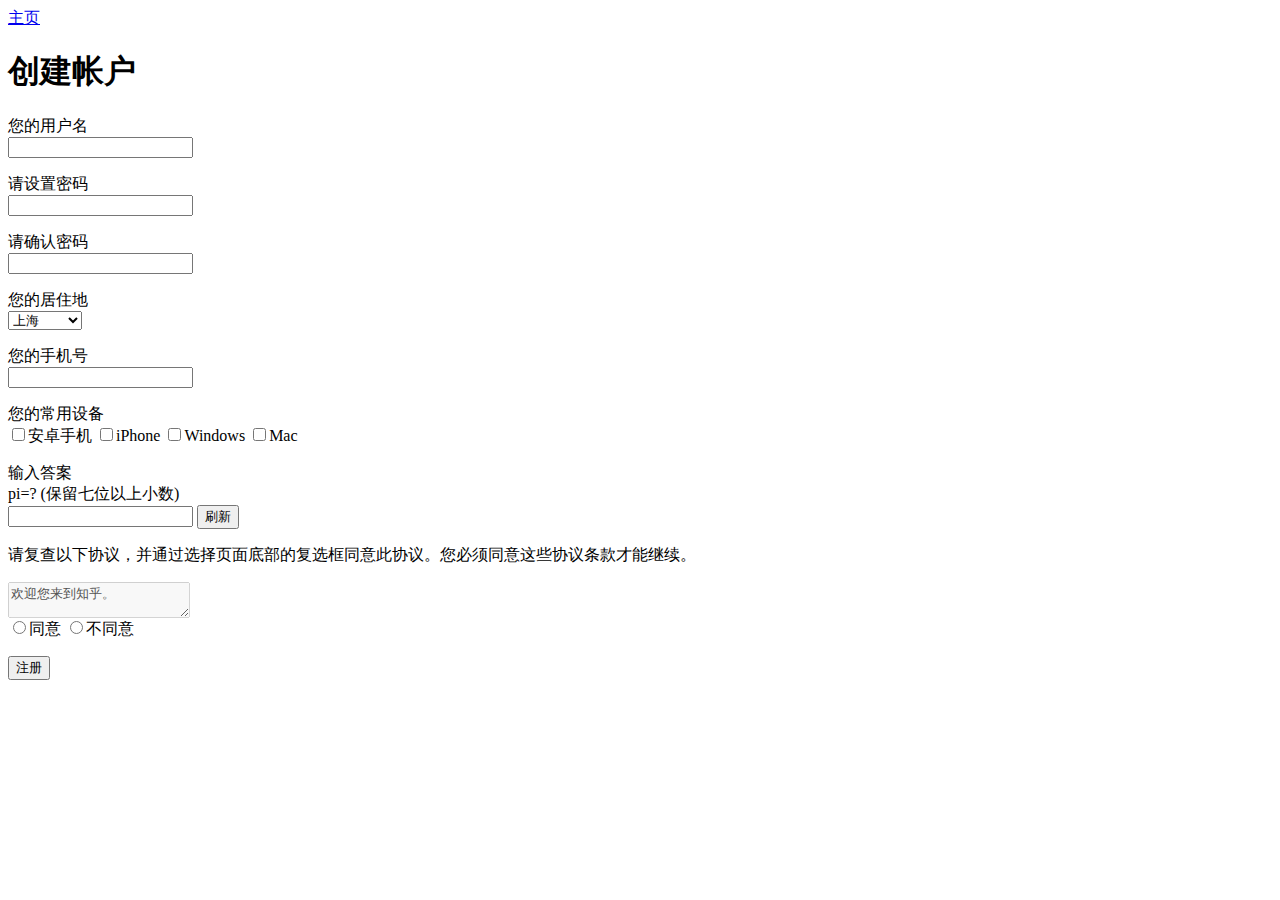
<file: lab2/register.html>
<html>
<head>
    <meta charset="utf8">
    <title>Register</title>
</head>
<body>
    <header>
        <nav>
            <div>
                <a href="index.html">主页</a> 
            </div>
        </nav>
    </header>
    <h1>创建帐户</h1>
    <section>
        <form action="#" method="POST">
            <p>
                <label>您的用户名</label><br>
                <input type="text" name="username" pattern="^[\w]+$" required>
            </p>
            <p>
                <label>请设置密码</label><br>
                <input type="password" name="password" pattern="^[0-9A-Za-z]{9,}$" required>
            </p>
            <p>
                <label>请确认密码</label><br>
                <input type="password" name="repassword" pattern="^[0-9A-Za-z]{9,}$" required>
            </p>
            <p>
                <label>您的居住地</label><br>
                <select name="area" required>
                    <option value="Beijing">北京</option>
                    <option value="Shanghai" selected="select">上海</option>
                    <option value="Tianjin">天津</option>
                    <option value="Chongqing">重庆</option>
                    <option value="Jiangsu">江苏</option>
                    <option value="Zhejiang">浙江</option>
                    <option value="Shandong">山东</option>
                    <option value="Henan">河南</option>
                    <option value="Fujian">福建</option>
                    <option value="others">其他地方</option>
                </select>
            </p>
            <p>
                <label>您的手机号</label><br>
                <input type="tel" name="phonenumber" pattern="^[1]{1}[0-9]{10}$" required>
            </p>
            <p>
                <label>您的常用设备</label><br>
                <input type="checkbox" name="Android" value="Android">安卓手机
                <input type="checkbox" name="iPhone" value="iPhone">iPhone
                <input type="checkbox" name="Windows" value="Windows">Windows
                <input type="checkbox" name="Mac" value="Mac">Mac
            </p>
            <p>
                <label>输入答案</label><br>
                pi=? (保留七位以上小数)<br>
                <input type="text" name="captcha" required>
                <input type="button" value="刷新">
            </p>
            <p>
                请复查以下协议，并通过选择页面底部的复选框同意此协议。您必须同意这些协议条款才能继续。
            </p>
            <textarea disabled="true">
欢迎您来到知乎。

请您仔细阅读以下条款，如果您对本协议的任何条款表示异议，您可以选择不进入知乎。当您注册成功，无论是进入知乎，还是在知乎上发布任何内容（即「内容」），均意味着您（即「用户」）完全接受本协议项下的全部条款。
        
使用规则
用户注册成功后，知乎将给予每个用户一个用户帐号及相应的密码，该用户帐号和密码由用户负责保管；用户应当对以其用户帐号进行的所有活动和事件负法律责任。
用户须对在知乎的注册信息的真实性、合法性、有效性承担全部责任，用户不得冒充他人；不得利用他人的名义发布任何信息；不得恶意使用注册帐号导致其他用户误认；否则知乎有权立即停止提供服务，收回其帐号并由用户独自承担由此而产生的一切法律责任。
用户直接或通过各类方式（如 RSS 源和站外 API 引用等）间接使用知乎服务和数据的行为，都将被视作已无条件接受本协议全部内容；若用户对本协议的任何条款存在异议，请停止使用知乎所提供的全部服务。
知乎是一个信息分享、传播及获取的平台，用户通过知乎发表的信息为公开的信息，其他第三方均可以通过知乎获取用户发表的信息，用户对任何信息的发表即认可该信息为公开的信息，并单独对此行为承担法律责任；任何用户不愿被其他第三人获知的信息都不应该在知乎上进行发表。
用户承诺不得以任何方式利用知乎直接或间接从事违反中国法律以及社会公德的行为，知乎有权对违反上述承诺的内容予以删除。
用户不得利用知乎服务制作、上载、复制、发布、传播或者转载如下内容：
        
反对宪法所确定的基本原则的；
危害国家安全，泄露国家秘密，颠覆国家政权，破坏国家统一的；
损害国家荣誉和利益的；
煽动民族仇恨、民族歧视，破坏民族团结的；
侮辱、滥用英烈形象，否定英烈事迹，美化粉饰侵略战争行为的；
破坏国家宗教政策，宣扬邪教和封建迷信的；
散布谣言，扰乱社会秩序，破坏社会稳定的；
散布淫秽、色情、赌博、暴力、凶杀、恐怖或者教唆犯罪的；
侮辱或者诽谤他人，侵害他人合法权益的；
含有法律、行政法规禁止的其他内容的信息。
所有用户同意遵守知乎社区管理规定（试行）和知乎视频服务协议（试行）。
机构用户同意遵守知乎机构号服务协议，以及知乎机构号使用规范（试行）。
知乎有权对用户使用知乎的情况进行审查和监督，如用户在使用知乎时违反任何上述规定，知乎或其授权的人有权要求用户改正或直接采取一切必要的措施（包括但不限于更改或删除用户张贴的内容、暂停或终止用户使用知乎的权利）以减轻用户不当行为造成的影响。
            </textarea>
            <br>
            <input type="radio" value="agree" name="agree" required>同意
            <input type="radio" value="disagree" name="agree">不同意
            <p>
                <input type="submit" value="注册" name="continue">
            </p>
        </form>
    </section>
</body>
</html>
</file>
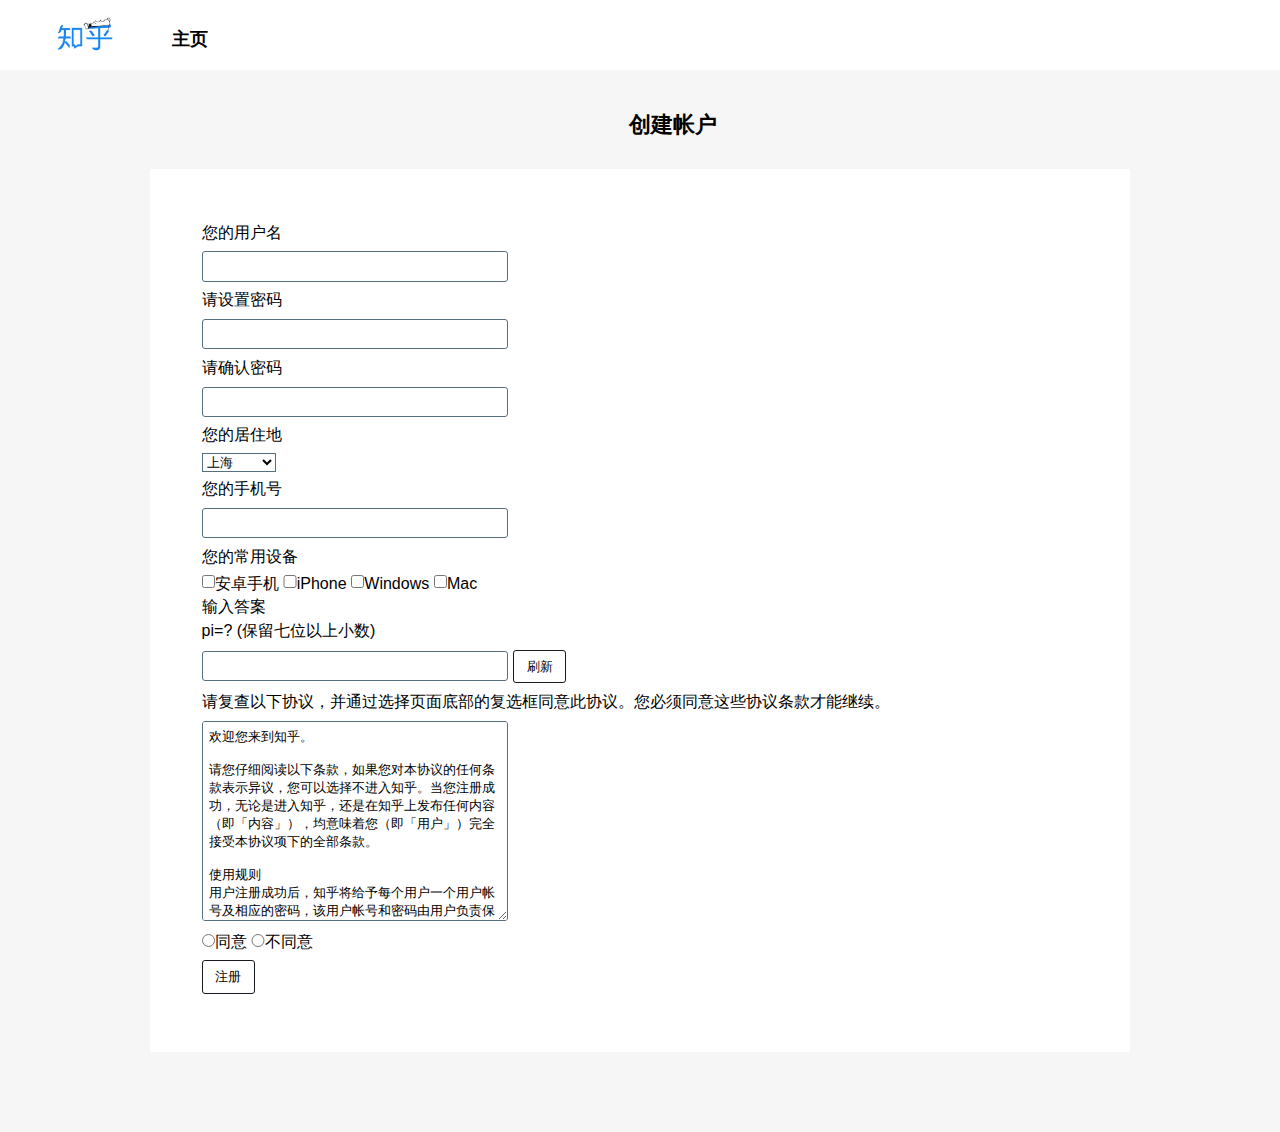
<file: lab3/register.html>
<html>
<head>
    <meta charset="utf8">
    <title>Register</title>
    <link href="./css/reset.css" rel="stylesheet" type="text/css">
    <link href="./css/register.css" rel="stylesheet" type="text/css">
</head>
<body>
    <header>
        <nav>
            <div class="logo">
                <a href="https://www.zhihu.com/">
                    <img src="./images/zhihu_logo.jpeg" alt="zhihu_logo" width="70" height="43">
                </a>
            </div>
            <div class="HeaderTabs">
                <a href="index.html">主页</a> 
            </div>
        </nav>
    </header>
    <h1>创建帐户</h1>
    <section>
        <form action="#" method="POST" class="formbody">
            <p>
                <label>您的用户名</label><br>
                <input type="text" name="username" pattern="^[\w]+$" required>
            </p>
            <p>
                <label>请设置密码</label><br>
                <input type="password" name="password" pattern="^[0-9A-Za-z]{9,}$" required>
            </p>
            <p>
                <label>请确认密码</label><br>
                <input type="password" name="repassword" pattern="^[0-9A-Za-z]{9,}$" required>
            </p>
            <p>
                <label>您的居住地</label><br>
                <select name="area" required>
                    <option value="Beijing">北京</option>
                    <option value="Shanghai" selected="select">上海</option>
                    <option value="Tianjin">天津</option>
                    <option value="Chongqing">重庆</option>
                    <option value="Jiangsu">江苏</option>
                    <option value="Zhejiang">浙江</option>
                    <option value="Shandong">山东</option>
                    <option value="Henan">河南</option>
                    <option value="Fujian">福建</option>
                    <option value="others">其他地方</option>
                </select>
            </p>
            <p>
                <label>您的手机号</label><br>
                <input type="tel" name="phonenumber" pattern="^[1]{1}[0-9]{10}$" required>
            </p>
            <p>
                <label>您的常用设备</label><br>
                <input type="checkbox" name="Android" value="Android">安卓手机
                <input type="checkbox" name="iPhone" value="iPhone">iPhone
                <input type="checkbox" name="Windows" value="Windows">Windows
                <input type="checkbox" name="Mac" value="Mac">Mac
            </p>
            <p>
                <label>输入答案</label><br>
                pi=? (保留七位以上小数)<br>
                <input type="text" name="captcha" required>
                <input type="button" value="刷新">
            </p>
            <p>
                请复查以下协议，并通过选择页面底部的复选框同意此协议。您必须同意这些协议条款才能继续。
            </p>
            <textarea disabled="true">
欢迎您来到知乎。

请您仔细阅读以下条款，如果您对本协议的任何条款表示异议，您可以选择不进入知乎。当您注册成功，无论是进入知乎，还是在知乎上发布任何内容（即「内容」），均意味着您（即「用户」）完全接受本协议项下的全部条款。
        
使用规则
用户注册成功后，知乎将给予每个用户一个用户帐号及相应的密码，该用户帐号和密码由用户负责保管；用户应当对以其用户帐号进行的所有活动和事件负法律责任。
用户须对在知乎的注册信息的真实性、合法性、有效性承担全部责任，用户不得冒充他人；不得利用他人的名义发布任何信息；不得恶意使用注册帐号导致其他用户误认；否则知乎有权立即停止提供服务，收回其帐号并由用户独自承担由此而产生的一切法律责任。
用户直接或通过各类方式（如 RSS 源和站外 API 引用等）间接使用知乎服务和数据的行为，都将被视作已无条件接受本协议全部内容；若用户对本协议的任何条款存在异议，请停止使用知乎所提供的全部服务。
知乎是一个信息分享、传播及获取的平台，用户通过知乎发表的信息为公开的信息，其他第三方均可以通过知乎获取用户发表的信息，用户对任何信息的发表即认可该信息为公开的信息，并单独对此行为承担法律责任；任何用户不愿被其他第三人获知的信息都不应该在知乎上进行发表。
用户承诺不得以任何方式利用知乎直接或间接从事违反中国法律以及社会公德的行为，知乎有权对违反上述承诺的内容予以删除。
用户不得利用知乎服务制作、上载、复制、发布、传播或者转载如下内容：
        
反对宪法所确定的基本原则的；
危害国家安全，泄露国家秘密，颠覆国家政权，破坏国家统一的；
损害国家荣誉和利益的；
煽动民族仇恨、民族歧视，破坏民族团结的；
侮辱、滥用英烈形象，否定英烈事迹，美化粉饰侵略战争行为的；
破坏国家宗教政策，宣扬邪教和封建迷信的；
散布谣言，扰乱社会秩序，破坏社会稳定的；
散布淫秽、色情、赌博、暴力、凶杀、恐怖或者教唆犯罪的；
侮辱或者诽谤他人，侵害他人合法权益的；
含有法律、行政法规禁止的其他内容的信息。
所有用户同意遵守知乎社区管理规定（试行）和知乎视频服务协议（试行）。
机构用户同意遵守知乎机构号服务协议，以及知乎机构号使用规范（试行）。
知乎有权对用户使用知乎的情况进行审查和监督，如用户在使用知乎时违反任何上述规定，知乎或其授权的人有权要求用户改正或直接采取一切必要的措施（包括但不限于更改或删除用户张贴的内容、暂停或终止用户使用知乎的权利）以减轻用户不当行为造成的影响。
            </textarea>
            <br>
            <input type="radio" value="agree" name="agree" required>同意
            <input type="radio" value="disagree" name="agree">不同意
            <p>
                <input type="submit" value="注册" name="continue">
            </p>
        </form>
    </section>
</body>
</html>
</file>
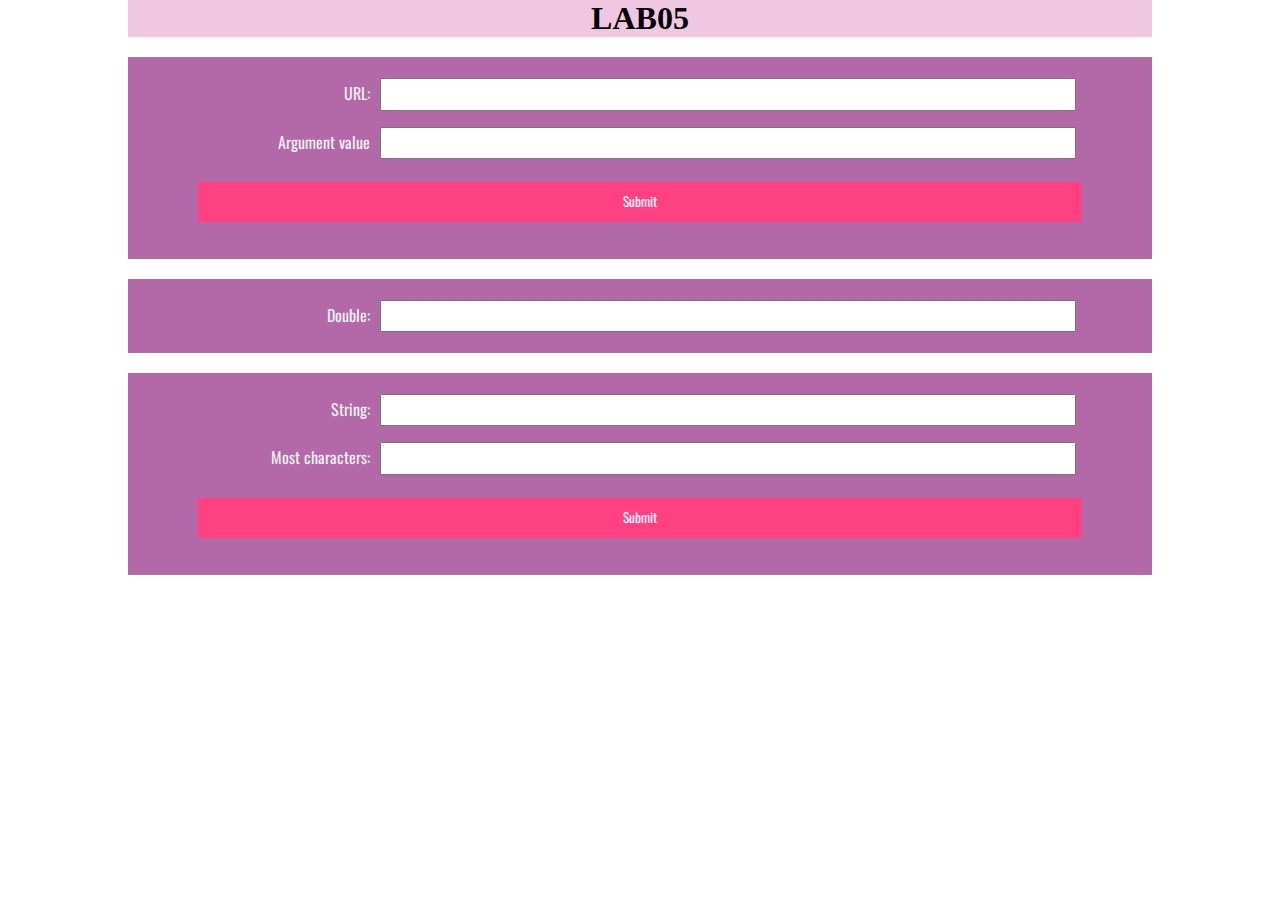
<file: lab5/lab05.html>
<!DOCTYPE html>
<html>
    <head>
        <meta charset="utf-8">
        <meta name="viewport" content="initial-scale=1.0,maximum-scale=1.0,width=device-width">
        <title>Lab05</title>
        <link href="lab05.css" rel="stylesheet">
    </head>
    <body>
        <!--header-->
        <div class="header" >
            <div id="nav">
                <h1>LAB05</h1>
            </div>
        </div>
        <!--form-->
        <form>
            <div class="item">
                <div>
                    <label for="url">URL:</label>
                    <input type="text" id="url"/>
                </div>
                <div>
                    <label for="url-result">Argument value</label>
                    <input type="text" id="url-result"/>
                </div>
                <div>
                    <button type="button" id="url_submit">Submit</button>
                </div>
            </div>
            <div class="item">
                <label for="mul">Double:</label>
                <input type="text" id="mul"/>
            </div>
            <div class="item">
                <div>
                    <label for="most">String:</label>
                    <input type="text" id="most"/>
                </div>
                <div>
                    <label for="most-result">Most characters:</label>
                    <input type="text" id="most-result"/>
                </div>
                <div>
                    <button type="button" id="most_submit">Submit</button>
                </div>
            </div>
        </form>
    </body>
</html>
<script src="lab05.js"></script>
</file>
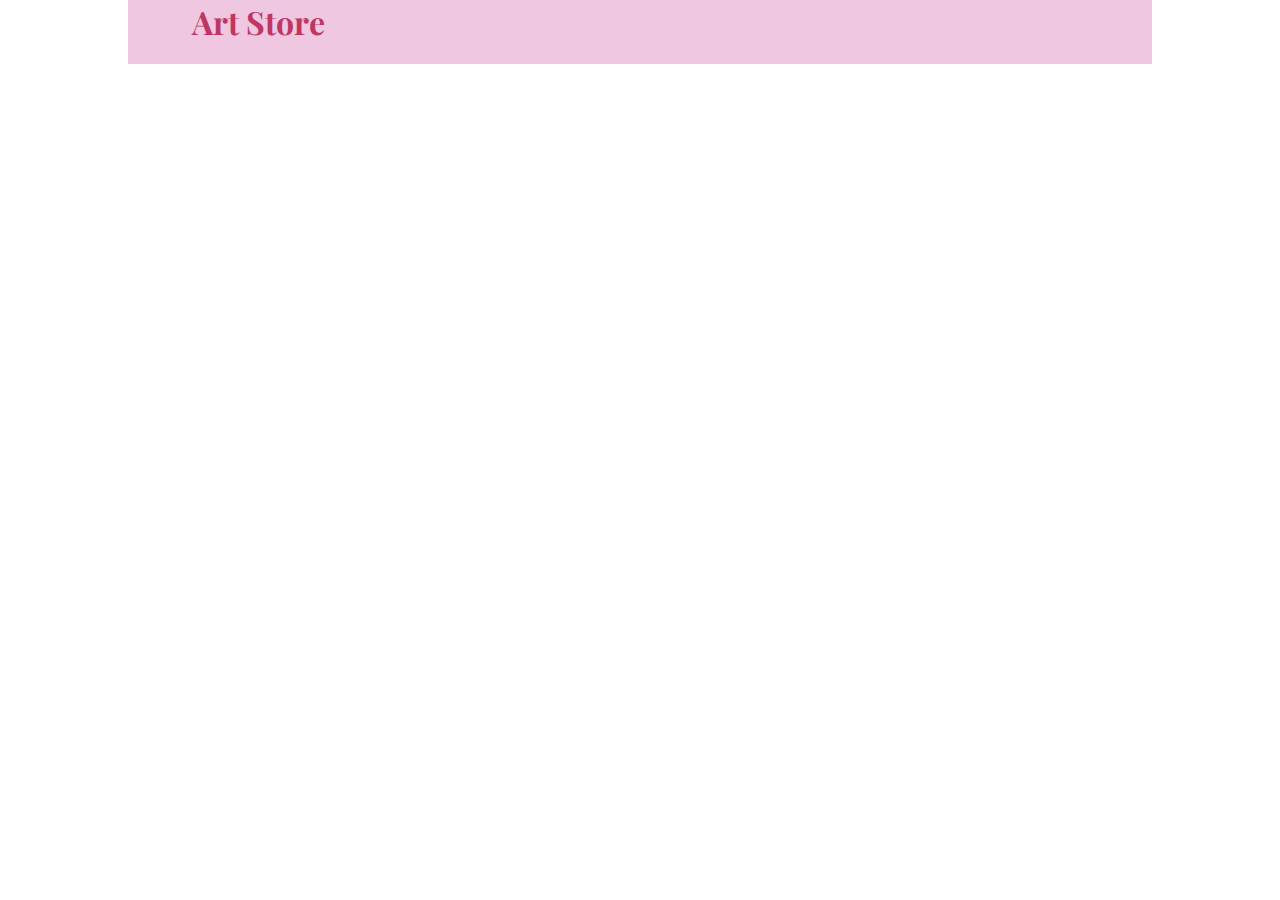
<file: lab7/lab07.html>
<!DOCTYPE html>
<html>
<head>
    <meta charset="utf-8">
    <meta name="viewport" content="initial-scale=1.0,maximum-scale=1.0,width=device-width">
    <title>Lab07</title>
    <link href="lab07.css" rel="stylesheet">
</head>
<body>
<!--header-->
<div class="header" >
    <div id="nav">
        <h1>Art Store</h1>
    </div>
</div>
<!--&lt;!&ndash;hot area&ndash;&gt;-->
<div class="flex-container justify">
<script src="./lab07.js"></script>
</div>
</body>
</html>
</file>
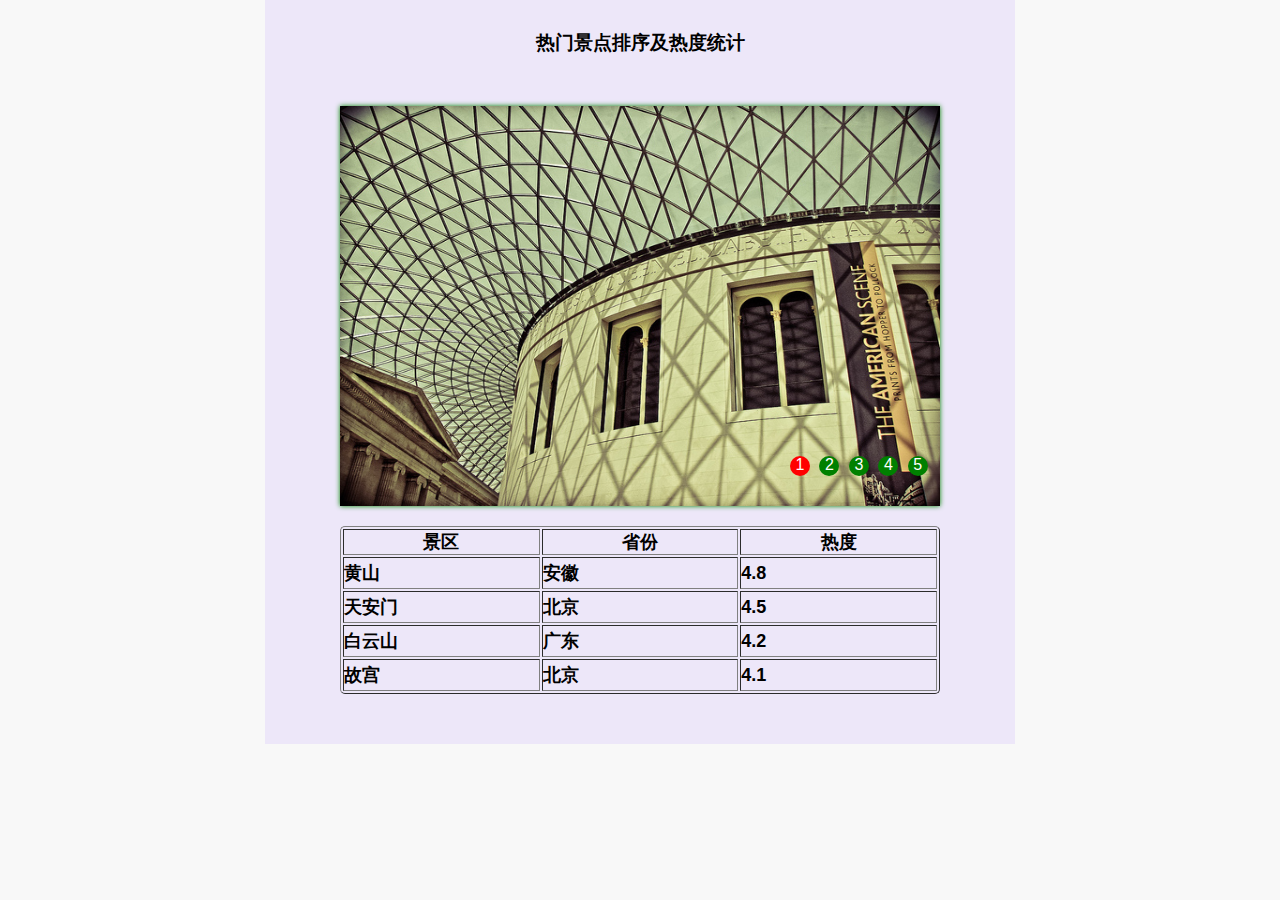
<file: lab8/Lab08.html>
<!DOCTYPE html>
<html>
<head>
    <meta charset="UTF-8">
    <title>Lab08</title>
    <link rel="stylesheet" href="Lab08.css">
</head>
<body>
<div id="bd">
    <h3>热门景点排序及热度统计</h3>
    <div class="container">
        <div class="wrap" style="left: -600px;">
            <img src="5.jpg" alt="5">
            <img src="1.jpg" alt="1">
            <img src="2.jpg" alt="2">
            <img src="3.jpg" alt="3">
            <img src="4.jpg" alt="4">
            <img src="5.jpg" alt="5">
            <img src="1.jpg" alt="1">
        </div>
        <div class="buttons">
            <span class="on">1</span>
            <span>2</span>
            <span>3</span>
            <span>4</span>
            <span>5</span>
        </div>
        <a href="javascript:" class="arrow arrow_left">&lt;</a>
        <a href="javascript:" class="arrow arrow_right">&gt;</a>
    </div>
    <table border="1">
        <tr>
            <th>景区</th>
            <th>省份</th>
            <th>热度</th>
        </tr>
        <tr>
            <td>黄山</td>
            <td>安徽</td>
            <td>4.8</td>
        </tr>
        <tr>
            <td>天安门</td>
            <td>北京</td>
            <td>4.5</td>
        </tr>
        <tr>
            <td>白云山</td>
            <td>广东</td>
            <td>4.2</td>
        </tr>
        <tr>
            <td>故宫</td>
            <td>北京</td>
            <td>4.1</td>
        </tr>
    </table>
</div>
<script type="text/javascript" src="jquery-3.3.1.min.js"></script>
<script src="Lab08.js"></script>
</body>
</html>
</file>
<file: lab3/css/index.css>
body {
    font-family: Arial, Helvetica, sans-serif;
    margin: 0;
    color: #000000;
    background-color: #f6f6f6;
}

header {
    color: #000000;
    background-color: #ffffff;
    height: 70px;
}

nav {
    float: left;
    margin: auto 3em;
    padding-left: 100px;
}

.HeaderTabs {
    float: left;
    margin: auto 2em;
    font-weight: bolder;
    font-size: 18px;
    margin-top: 30px;
}

.logo {
    float: left;
    margin-top: 15px;
}

a {
    color: #000000;
    text-decoration:none;
}

li {
    display: inline-block;
}

nav div li {
    padding: 0 1em;
}

a:hover{
    color: #87bff2;
}

.UserInfo {
    float: right;
    margin-right: 20px;
    margin-top: 20px;
    padding-right: 20px;
    float: right;
    color: #000000;
    top:15px ;
}

.UserInfo button {
    height: 30px;
    width: 30px;
}

.UserInfo button img {
    height: 15px;
    width: 15px;
}

.UserOperation{
    background-color: white;
    margin-top: 16px;
    font-weight: bolder;
}

aside {
    float:right;
    margin-right: 60px;
    background-color: #ffffff;
    width: 100px;
    height: 100px;
}

aside a {
    color: black;
}

aside ul {
    width: 100%;
}

aside li {
    display: block;
    text-align: center;
    padding: 0.25em 0;
}

.mainColumn{
    padding: 10px;
    margin: 20px 200px 20px 150px;
    background-color: white;
}

.recommends {
    display: inline;
    display: flex;
    text-align: center;
    font-weight: bolder;
    font-size: 18px;
    padding: 1em 0 0.75em 0.75em;
}

.recommends li {
    padding-left: 1em;
}

hr {
    width: 90%;
    margin: 2% 5%;
    border-width:0;
    height: 1px;
    color:rgba(85, 125, 171, 0.6);
    background-color:rgba(85, 125, 171, 0.6);
}

.contents {
    margin: 1.5em;
}

.contentList {
    display: block;
    margin: 1.5em 0;
}

.contentItem {
    display: block;
    margin: 1em 0;
}

.InnerContent-inner {
    margin: 0 2em 0 0;
    line-height: 140%;
}

.InnerContent-inner p{
    line-height: 160%;
}

h3 {
    color: #000000;
    margin: 0.6em 0;
    font-weight: bolder;
}

.agree {
    margin: 5px 0;
    border-style: none;
    background-color:#e2f3ff;
    color: #1d88ec;
}

.fullLength {
    border-style: none;
    background-color: transparent;
    color: #1d88ec;
    font-size: 14px;
}

.AuthorInfo {
    margin: 0.3em 0;
    font-size: 14px;
    font-weight: bolder;
}

.pages {
    margin: 0.8em 0 0.2em 0.8em;
    font-size: 14px;
}

.active {
    color:#87bff2;
}

footer{
    background-color: transparent;
    position: relative;
    height: 20px;
    margin-bottom: 5px;
    font-size: 14px;
    clear: both;
    text-align: center;
}
</file>
<file: lab3/css/register.css>
body {
    font-family: Arial, Helvetica, sans-serif;
    font-family: 微软雅黑, Helvetica, sans-serif;
    margin: 0;
    color: #000000;
    background-color: #f6f6f6;
}

header {
    color: #000000;
    background-color: #ffffff;
    height: 70px;
}

nav {
    float: left;
    margin: auto 3em;
}

.HeaderTabs {
    float: left;
    margin: auto 3em;
    font-weight: bolder;
    font-size: 18px;
    margin-top: 30px;
}

.logo {
    float: left;
    margin-top: 15px;
}

h1 {
    margin: 0.5em 4.5em;
}

.formbody {
    margin: 50px;
}

a {
    color: #000000;
    text-decoration:none;
}

.contents{
    padding: 10px;
    margin: 20px 150px;
    background-color: white;
}

a:hover{
    color: #87bff2;
}

h1 {
    margin: 2em 0 0 3em;
    font-size: 22px;
    font-weight: bolder;
    text-align: center;
    margin-bottom: 1.5em;
}

section {
    background-color: white;
    margin: 0 150px 80px 150px;
    padding: 0.1em 0.1em;
}

p {
    line-height: 150%;
}

input, textarea {
    padding: 0.5em;
    margin: 0.5em 0;
    width: 35%;
    background-color: #ffffff;
    border: #56707f solid 1px;
    border-radius: 3px;
    color: #000000;
}

select {
    margin: 0.4em 0;
    background-color: #ffffff;
    border: #56707f solid 1px;
    color: #000000;
}

input[type="checkbox"], input[type="radio"] {
    width: 1em;
}

input[type="button"],input[type="submit"]  {
    background-color: #ffffff;
    border: #171a21 solid 1px;
    width: 4em;
}

input[type="button"],input[type="submit"],input[type="checkbox"], input[type="radio"], select:hover {
    cursor: pointer;
}

textarea {
    height: 15em;
}
</file>
<file: lab5/lab05.css>
@import url(https://fonts.googleapis.com/css?family=Playfair+Display);
@import url(https://fonts.googleapis.com/css?family=Oswald);
html, body, header, footer, hgroup, nav, main, article, section, figure, figcaption, h1, h2, h3, ul, li, body, div, p, img
{
    margin: 0;
    padding: 0;
    font-size: 100%;
    vertical-align: baseline;
    border: 0;
}
body{
    max-width: 80%;
    margin: 0 auto;
    vertical-align: center;
    background-color:white;
    height: 100%;
}


#nav{
    width: 100%;
    height: auto;
    text-align: center;
    font-size: xx-large;
    background-color: rgba(203,71,152, 0.3);
}

.item{
    background-color: RGB(179,104,168);
    color: #ECF0F1;
    margin:0 auto;
    padding:2%;
    width:auto;
    height:auto;
    font-family: 'Oswald', Arial, sans-serif;
    margin-top: 2%;
    text-align: center;
    vertical-align: center;
}
.item div{
    margin-bottom: 1em;
}

.item p {
    width:100%;
    font-size: 12pt;
}

label{
    cursor: pointer;
    display: inline-block;
    padding: 3px 6px;
    text-align: right;
    width: 10em;
    vertical-align: top;
}
input{
    width: 70%;
    height: 2em;
}

button {
    font-family: 'Oswald', Arial, sans-serif;
    background-color: #FF4081;
    color: white;
    padding: 0 7px 2px 7px;
    margin-top: 7px;
    width: 90%;
    height: 3em;
    border: none;
}
button:hover {
    background-color: #FF80AB;
    cursor: pointer;
}
button:active {
    background-color: #F8BBD0;
    cursor: pointer;
}
</file>
<file: lab7/lab07.css>
@import url(https://fonts.googleapis.com/css?family=Playfair+Display);
@import url(https://fonts.googleapis.com/css?family=Oswald);

html, body, header, footer, hgroup, nav, main, article, section, figure, figcaption, h1, h2, h3, ul, li, body, div, p, img
{
    margin: 0;
    padding: 0;
    font-size: 100%;
    vertical-align: baseline;
    border: 0;
}

body{
    width: 80%;
    margin: 0 auto;
    background-color:white;
}
#nav{
    height: 4em;
    background-color: rgba(203,71,152, 0.3);
}

.header h1{
    font-family: 'Playfair Display', serif;
    font-size: 2em;
    padding-left: 2em;
    color:RGB(192,54,98);
}


.justify {
    -webkit-justify-content: space-between;
    -ms-flex-pack: justify;
    justify-content: space-between;
}

.item{
    background-color: RGB(179,104,168);
    color: #ECF0F1;
    margin:0;
    padding:10px;
    width:auto;
    height:auto;
    font-family: 'Oswald', Arial, sans-serif;
    margin-top: 2%;
}


.item p {
    width:100%;
    font-size: 12pt;
}

.item h3 {
    font-family: 'Playfair Display', serif;
    font-size: 20pt;
}

.item h4 {
    font-family: 'Playfair Display', serif;
    font-size: 13pt;
    margin-top: 5px;
}

.inner-box {
    color: #212121;
    background-color: #C5CAE9;
    padding: 0 7px 2px 7px;
    margin-top: 7px;
}
.photo {
    width: 3em;
    height: 3em;
    margin: 3px;
}

.item div img:hover{
    border-color: lightblue;
}

button {
    font-family: 'Oswald', A7   rial, sans-serif;
    background-color: #FF4081;
    color: white;
    padding: 0 7px 2px 7px;
    margin-top: 7px;
    width: 100%;
    height: 3em;
    border: none;
}
button:hover {
    background-color: #FF80AB;
    cursor: pointer;
}
button:active {
    background-color: #F8BBD0;
    cursor: pointer;
}
</file>
<file: lab8/Lab08.css>
* {
    margin:0;
    padding:0;
}
html, body {
    width: 100%;
    font-family: "Arial", "Microsoft YaHei", "黑体", "宋体", "微软雅黑", sans-serif;
    background-color: rgb(248, 248, 248);
  }
a {
    text-decoration: none;
}
h3 {
    margin-top: 30px;
}
#bd {
    display: flex;
    flex-direction: column;
    align-items: center;
    margin: 0 auto;
    background-color: rgba(193, 166, 255, 0.2);
    width: 750px;
}
.container {
    position: relative;
    width: 600px;
    height: 400px;
    margin:50px auto 0 auto;
    box-shadow: 0 0 5px green;
    overflow: hidden;
}
.container .wrap {
    position: absolute;
    width: 4200px;
    height: 400px;
    z-index: 1;
}
.container .wrap img {
    float: left;
    width: 600px;
    height: 400px;
}
.container .buttons {
    position: absolute;
    right: 5px;
    bottom:40px;
    width: 150px;
    height: 10px;
    z-index: 2;
}
.container .buttons span {
    margin-left: 5px;
    display: inline-block;
    width: 20px;
    height: 20px;
    border-radius: 50%;
    background-color: green;
    text-align: center;
    color:white;
    cursor: pointer;
}
.container .buttons span.on{
    background-color: red;
}
.container .arrow {
    position: absolute;
    top: 35%;
    color: green;
    padding:0px 14px;
    border-radius: 50%;
    font-size: 50px;
    z-index: 2;
    display: none;
}
.container .arrow_left {
    left: 10px;
}
.container .arrow_right {
    right: 10px;
}
.container:hover .arrow {
    display: block;
}
.container .arrow:hover {
    background-color: rgba(0,0,0,0.2);
}
table{
    width: 600px;
    margin-top: 20px;
    margin-bottom: 50px;
    border-radius: 5px;
    font-weight: bolder;
    font-size: 18px;
}
td {
    width: 200px;
    height: 30px;
}
table input {
    width: 98%;
    border: 1.5px solid #a0d1ff;
    outline: none; 
    font-size: 18px;
    font-weight: border;
    font-family: "Arial", "Microsoft YaHei", "黑体", "宋体", "微软雅黑", sans-serif;
}
</file>
